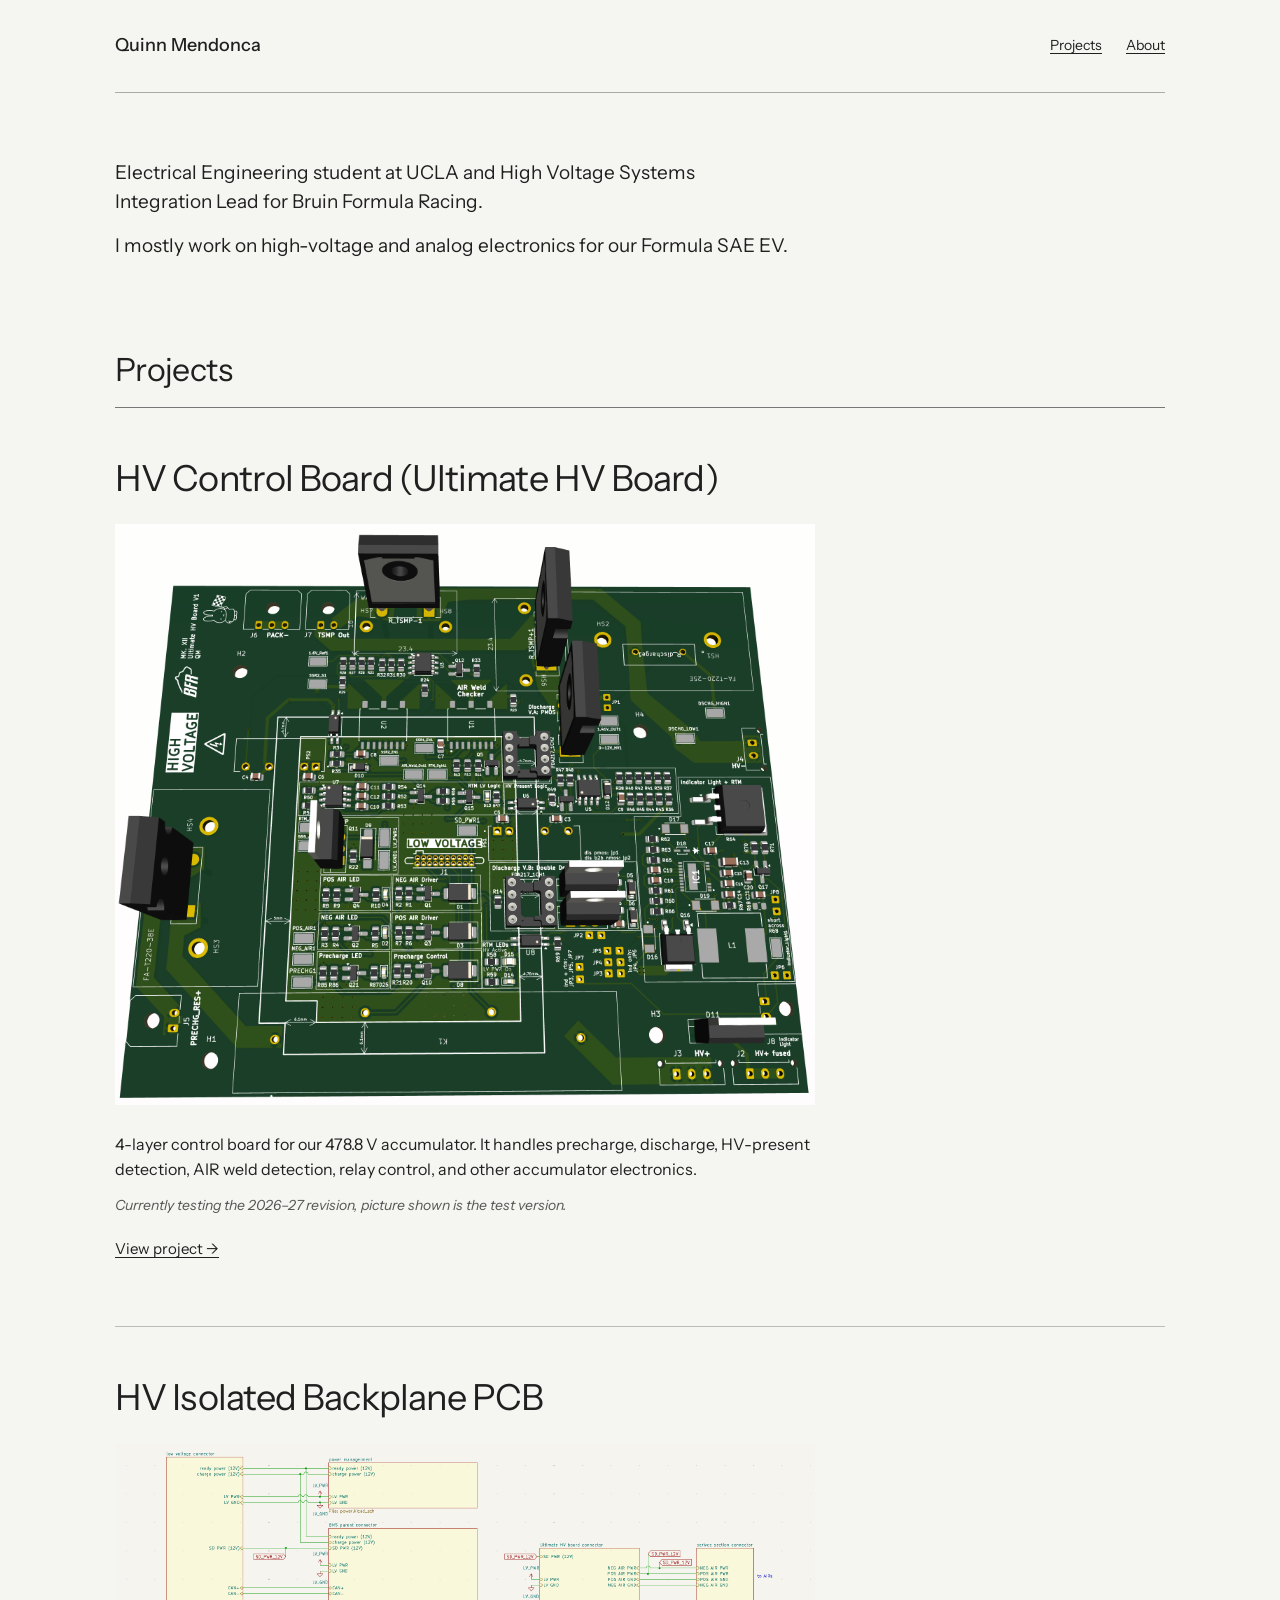
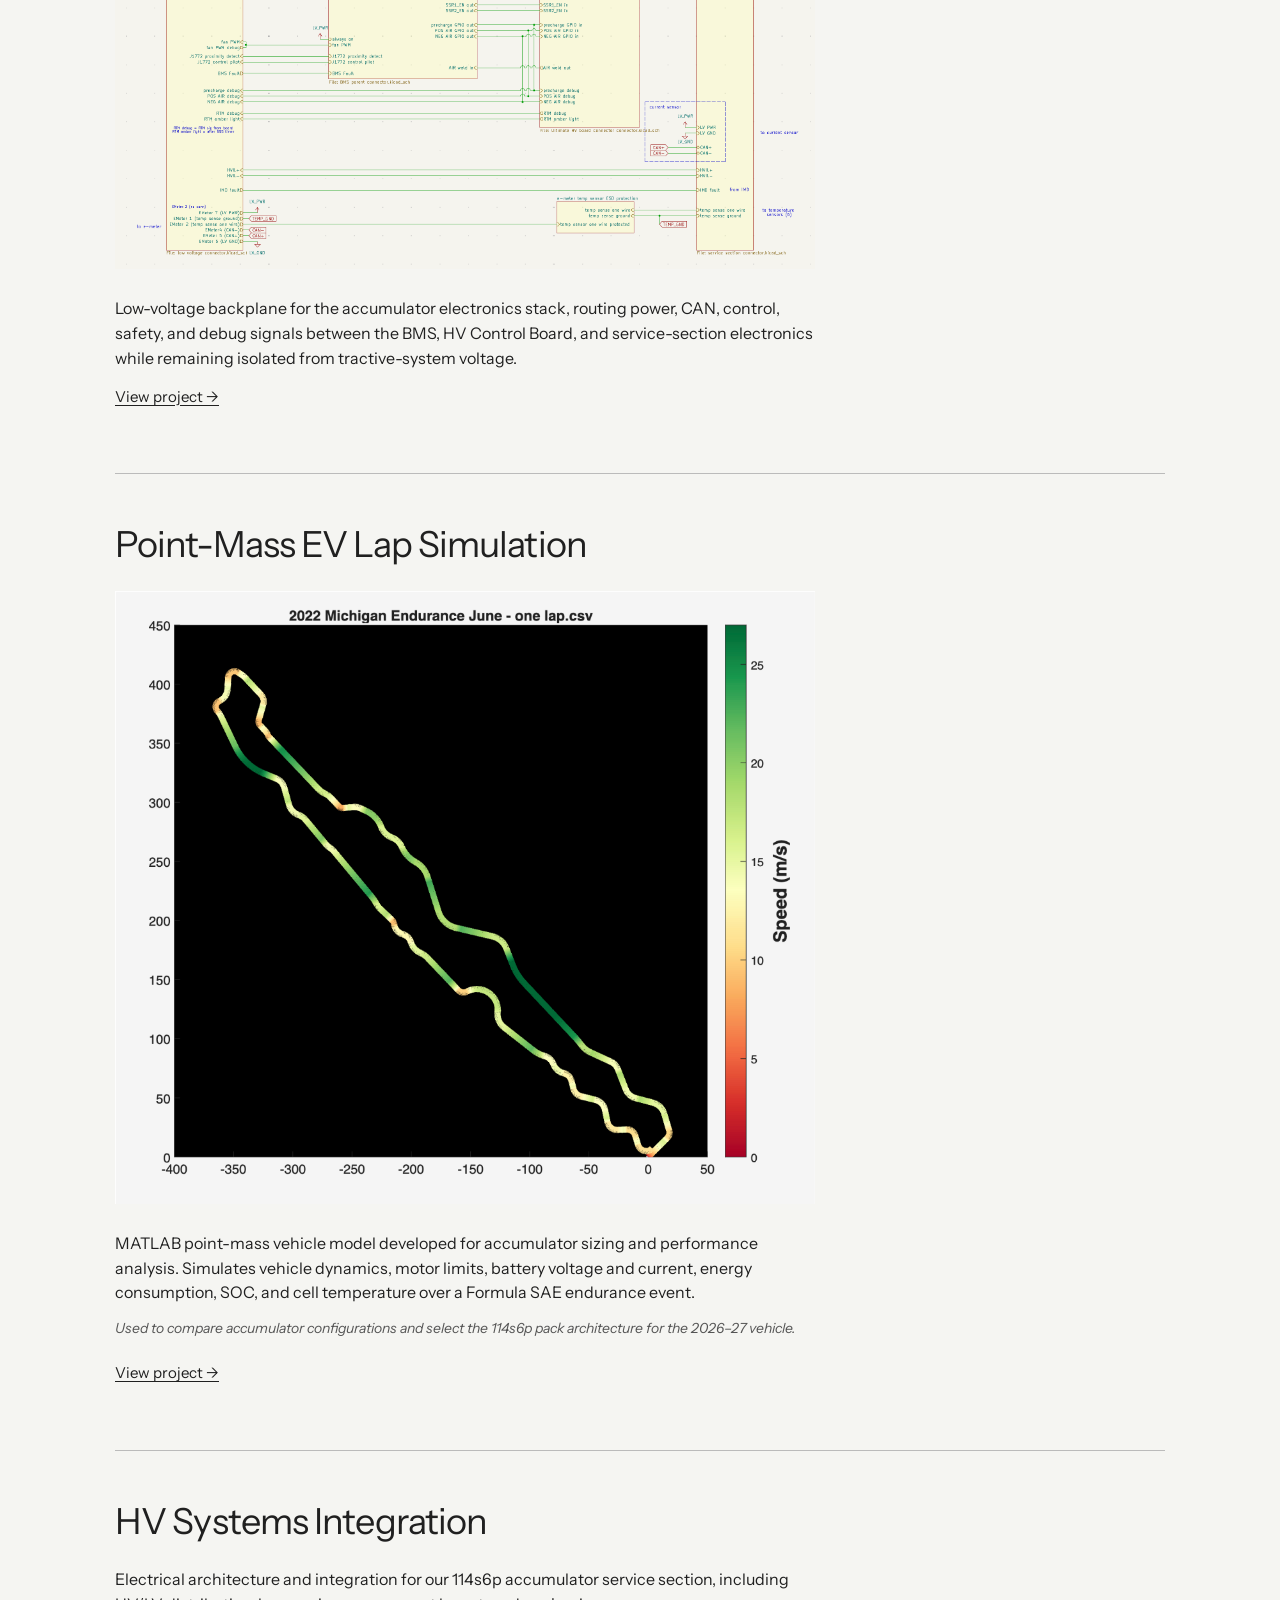
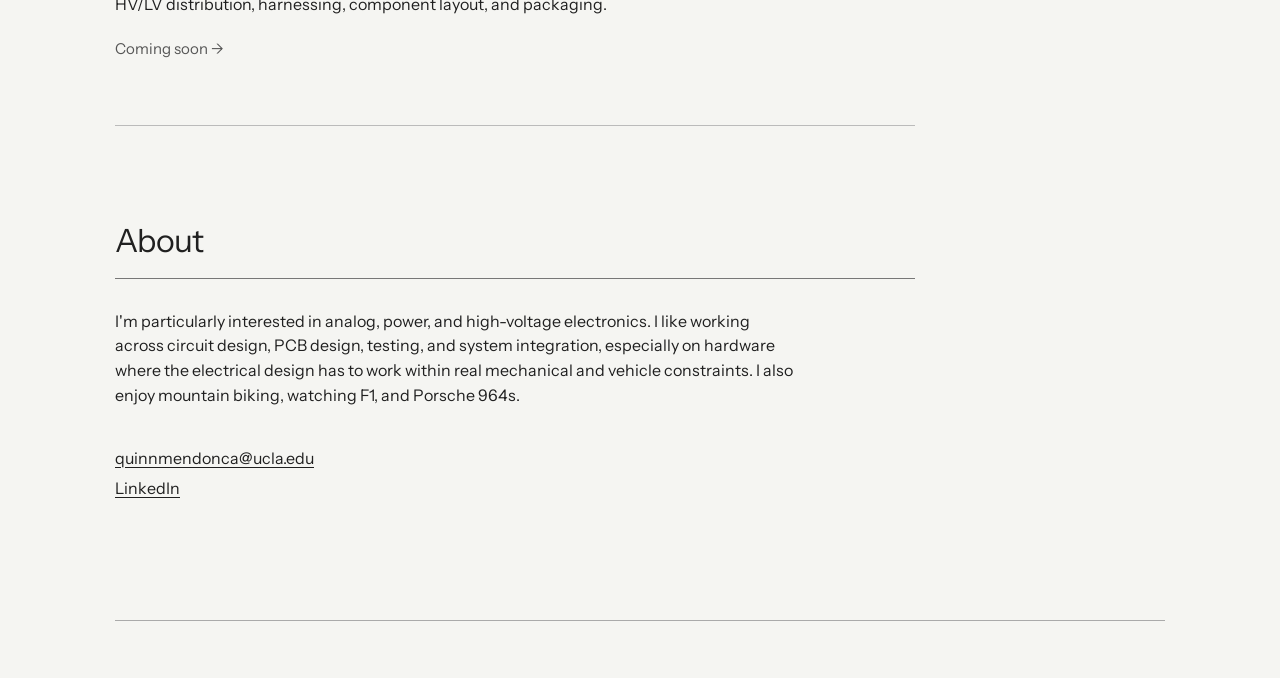
<file: index.html>
<!DOCTYPE html>
<html lang="en">

<head>
    <meta charset="UTF-8">
    <meta name="viewport" content="width=device-width, initial-scale=1.0">
    <title>Quinn Mendonca</title>
    <link rel="stylesheet" href="style.css">
</head>

<body>

<nav>
    <a class="site-name" href="index.html">Quinn Mendonca</a>

    <div class="nav-links">
        <a href="#projects">Projects</a>
        <a href="#about">About</a>
    </div>
</nav>

<main>

    <!-- INTRO -->

    <section class="intro">

        <p>
            Electrical Engineering student at UCLA and High Voltage Systems
            Integration Lead for Bruin Formula Racing.
        </p>

        <p>
            I mostly work on high-voltage and analog electronics for our
            Formula SAE EV.
        </p>

    </section>


    <!-- PROJECTS -->

    <section id="projects">

        <h1>Projects</h1>


        <!-- HV CONTROL BOARD -->

        <article class="project">

            <div class="project-heading">
                <h2>HV Control Board (Ultimate HV Board)</h2>
            </div>

            <div class="project-image">
                <img src="images/hv-control-board.png"
                     alt="HV Control Board PCB render">
            </div>

            <p class="project-description">
                4-layer control board for our 478.8 V accumulator. It handles
                precharge, discharge, HV-present detection, AIR weld detection,
                relay control, and other accumulator electronics.
            </p>

            <p class="project-note">
                Currently testing the 2026–27 revision, picture shown is the test version.
            </p>

            <a class="project-link"
               href="projects/hv-control-board.html">
                View project →
            </a>

        </article>


        <!-- HV ISOLATED BACKPLANE -->

        <article class="project">

            <div class="project-heading">
                <h2>HV Isolated Backplane PCB</h2>
            </div>

            <div class="project-image">
                <img src="images/hv-backplane/top-level.png"
                     alt="HV Isolated Backplane top-level schematic">
            </div>

            <p class="project-description">
                Low-voltage backplane for the accumulator electronics stack,
                routing power, CAN, control, safety, and debug signals between
                the BMS, HV Control Board, and service-section electronics while
                remaining isolated from tractive-system voltage.
            </p>

            <a class="project-link"
               href="projects/hv-isolated-backplane.html">
                View project →
            </a>

        </article>


        <!-- POINT-MASS EV LAP SIMULATION -->

        <article class="project">

            <div class="project-heading">
                <h2>Point-Mass EV Lap Simulation</h2>
            </div>

            <div class="project-image">
                <img src="images/lap-sim/track.png"
                     alt="Simulated vehicle speed around Formula SAE endurance track">
            </div>

            <p class="project-description">
                MATLAB point-mass vehicle model developed for accumulator sizing
                and performance analysis. Simulates vehicle dynamics, motor limits,
                battery voltage and current, energy consumption, SOC, and cell
                temperature over a Formula SAE endurance event.
            </p>

            <p class="project-note">
                Used to compare accumulator configurations and select the 114s6p
                pack architecture for the 2026–27 vehicle.
            </p>

            <a class="project-link"
               href="projects/lap-sim.html">
                View project →
            </a>

        </article>


        <!-- HV SYSTEMS INTEGRATION -->

        <article class="project simple-project">

            <div class="project-heading">
                <h2>HV Systems Integration</h2>
            </div>

            <p class="project-description">
                Electrical architecture and integration for our 114s6p
                accumulator service section, including HV/LV distribution,
                harnessing, component layout, and packaging.
            </p>

            <p class="coming-soon">
                Coming soon →
            </p>

        </article>

    </section>


    <!-- ABOUT -->

    <section id="about" class="about">

        <h1>About</h1>

        <p>
            I'm particularly interested in analog, power, and high-voltage electronics.
            I like working across circuit design, PCB design, testing, and system
            integration, especially on hardware where the electrical design has to work
            within real mechanical and vehicle constraints. I also enjoy mountain biking, watching F1, and Porsche 964s.
        </p>

        <p class="contact">

            <a href="mailto:quinnmendonca@ucla.edu">
                quinnmendonca@ucla.edu
            </a>

            <br>

            <a href="https://www.linkedin.com/in/quinn-mendonca">
                LinkedIn
            </a>

        </p>

    </section>

</main>


<footer>
</footer>

</body>

</html>
</file>
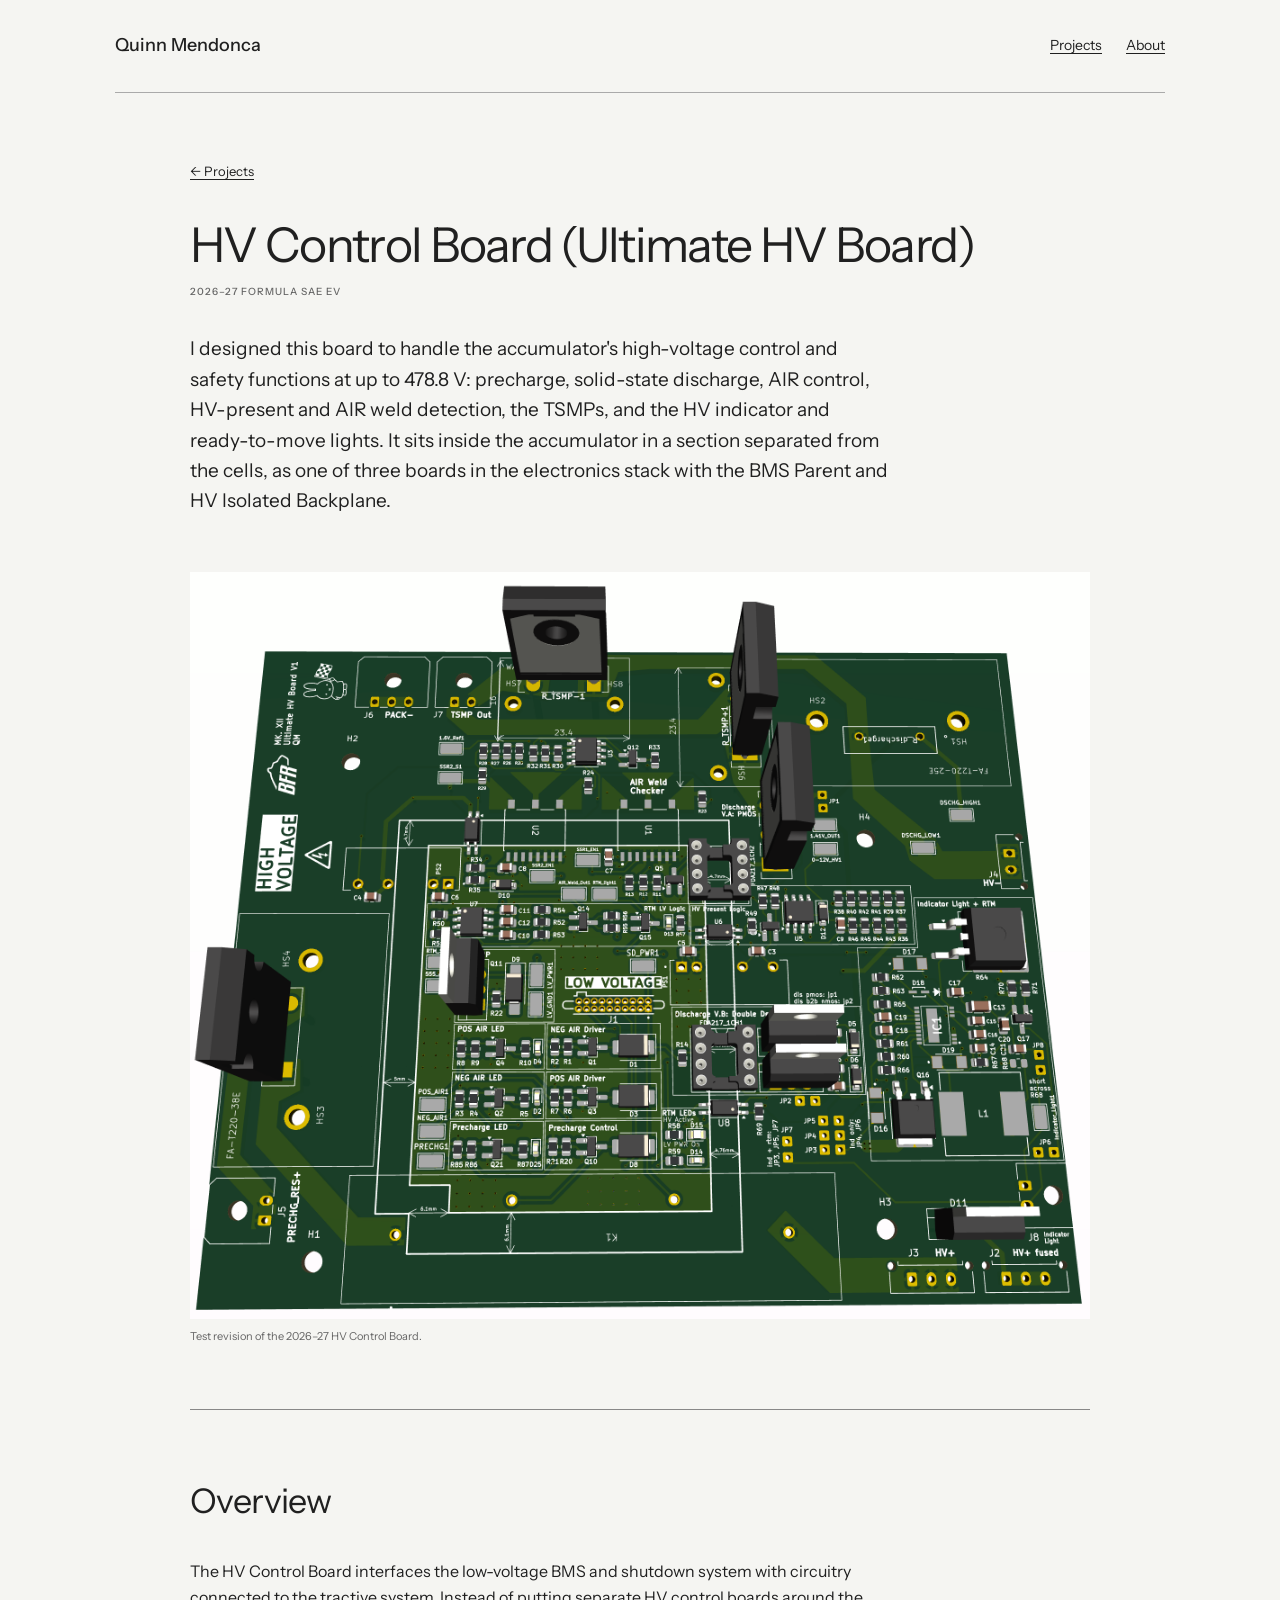
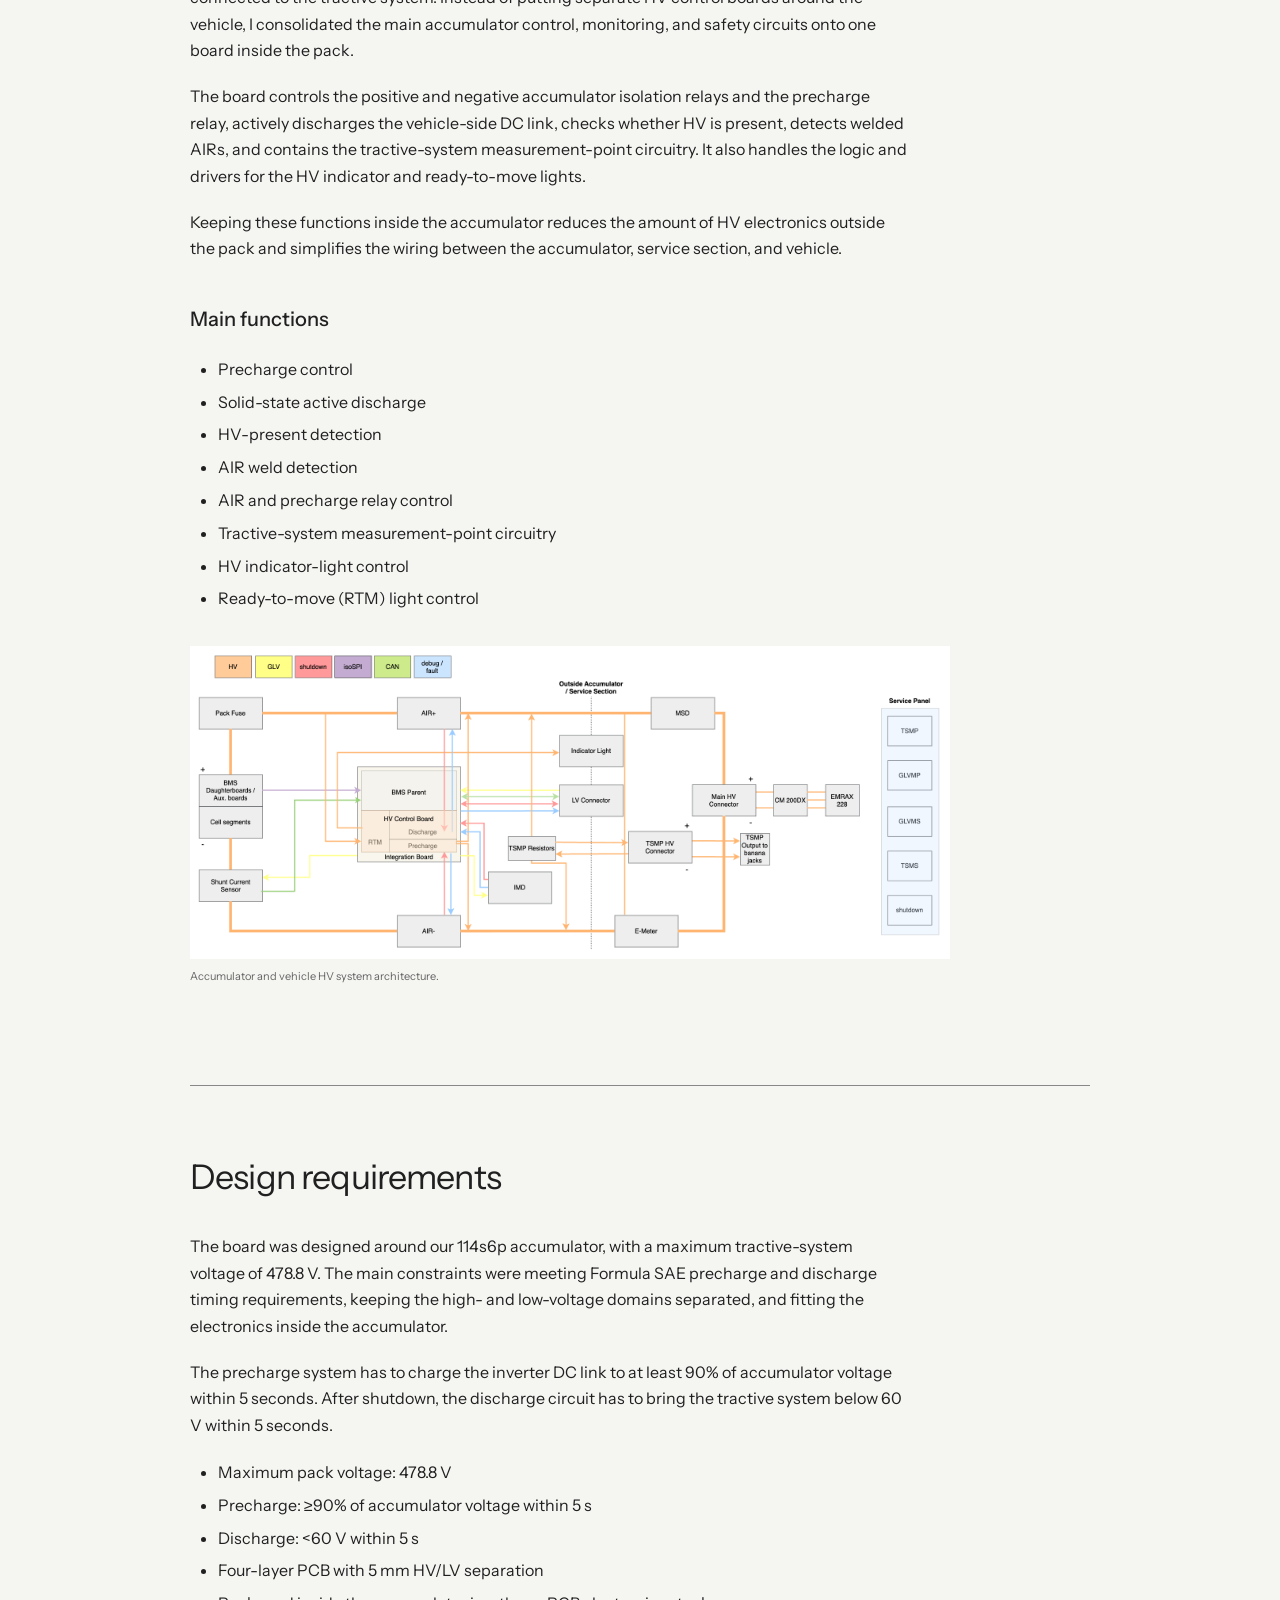
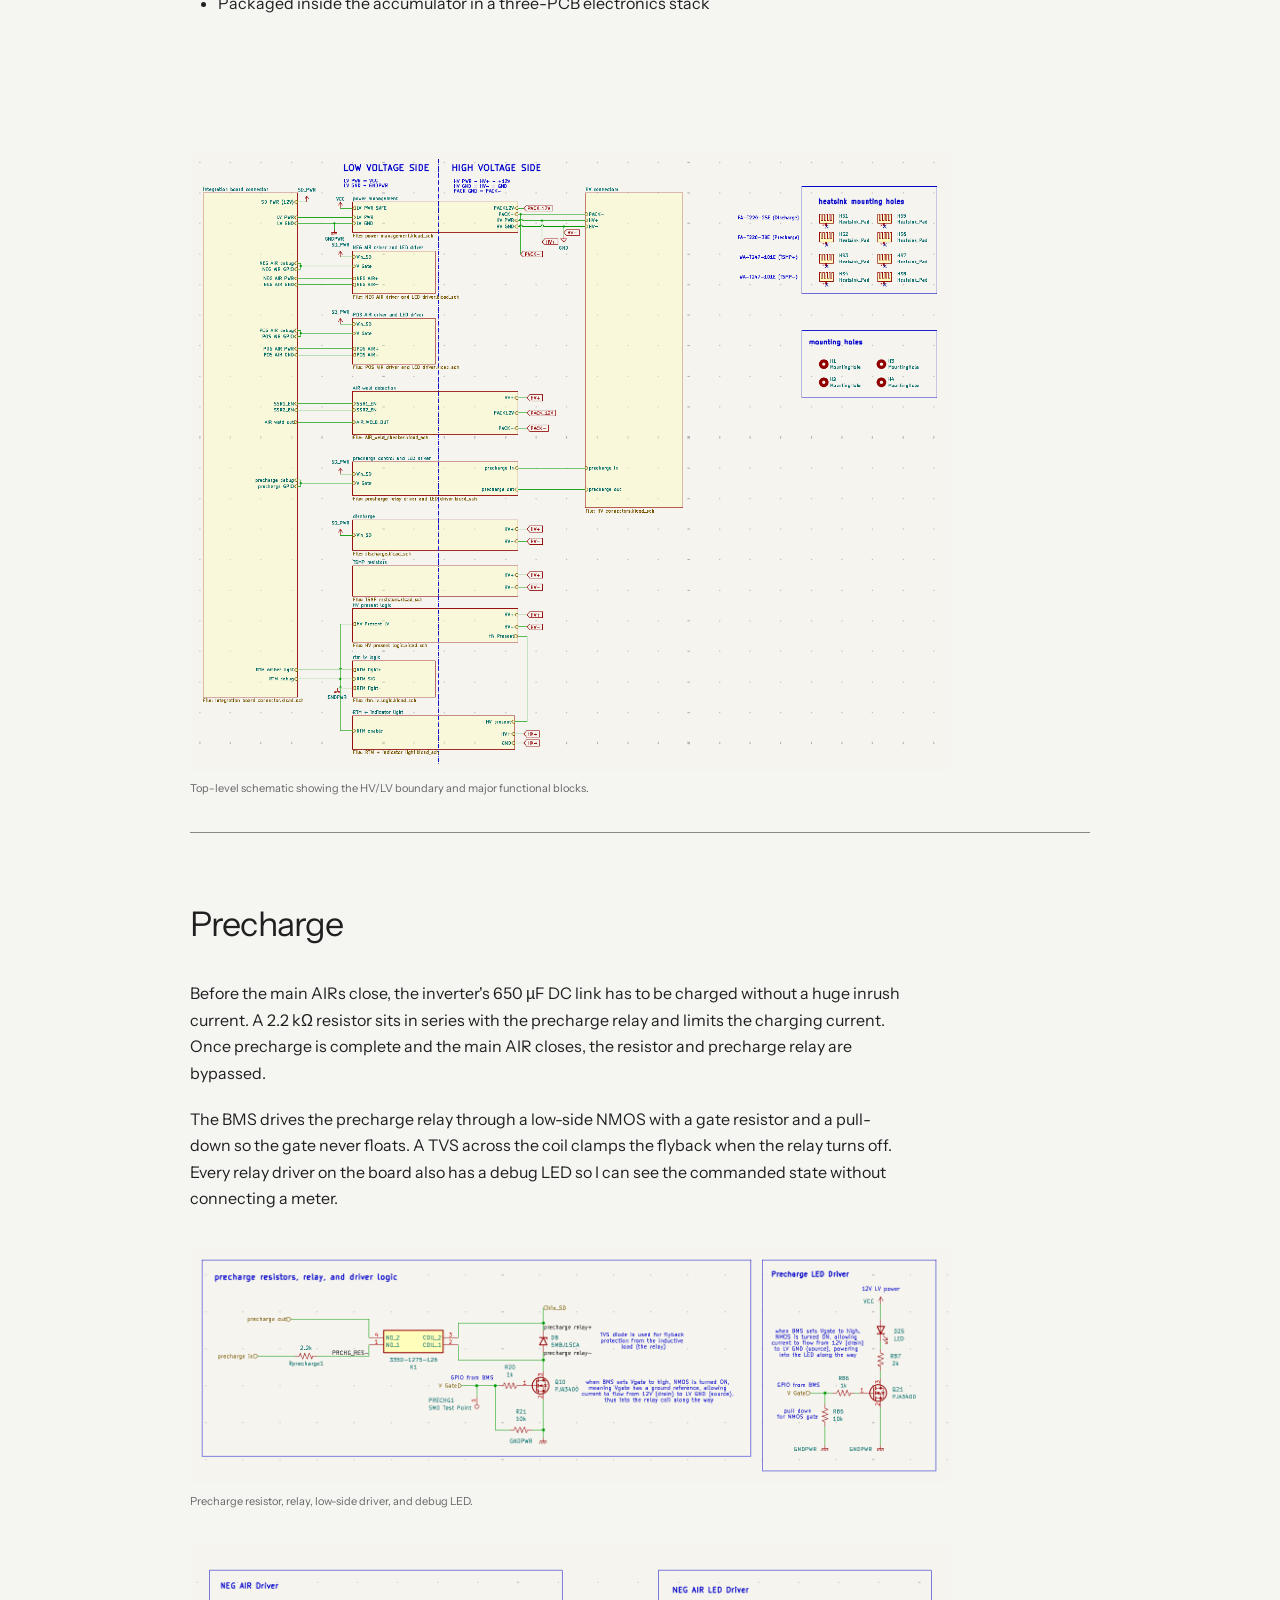
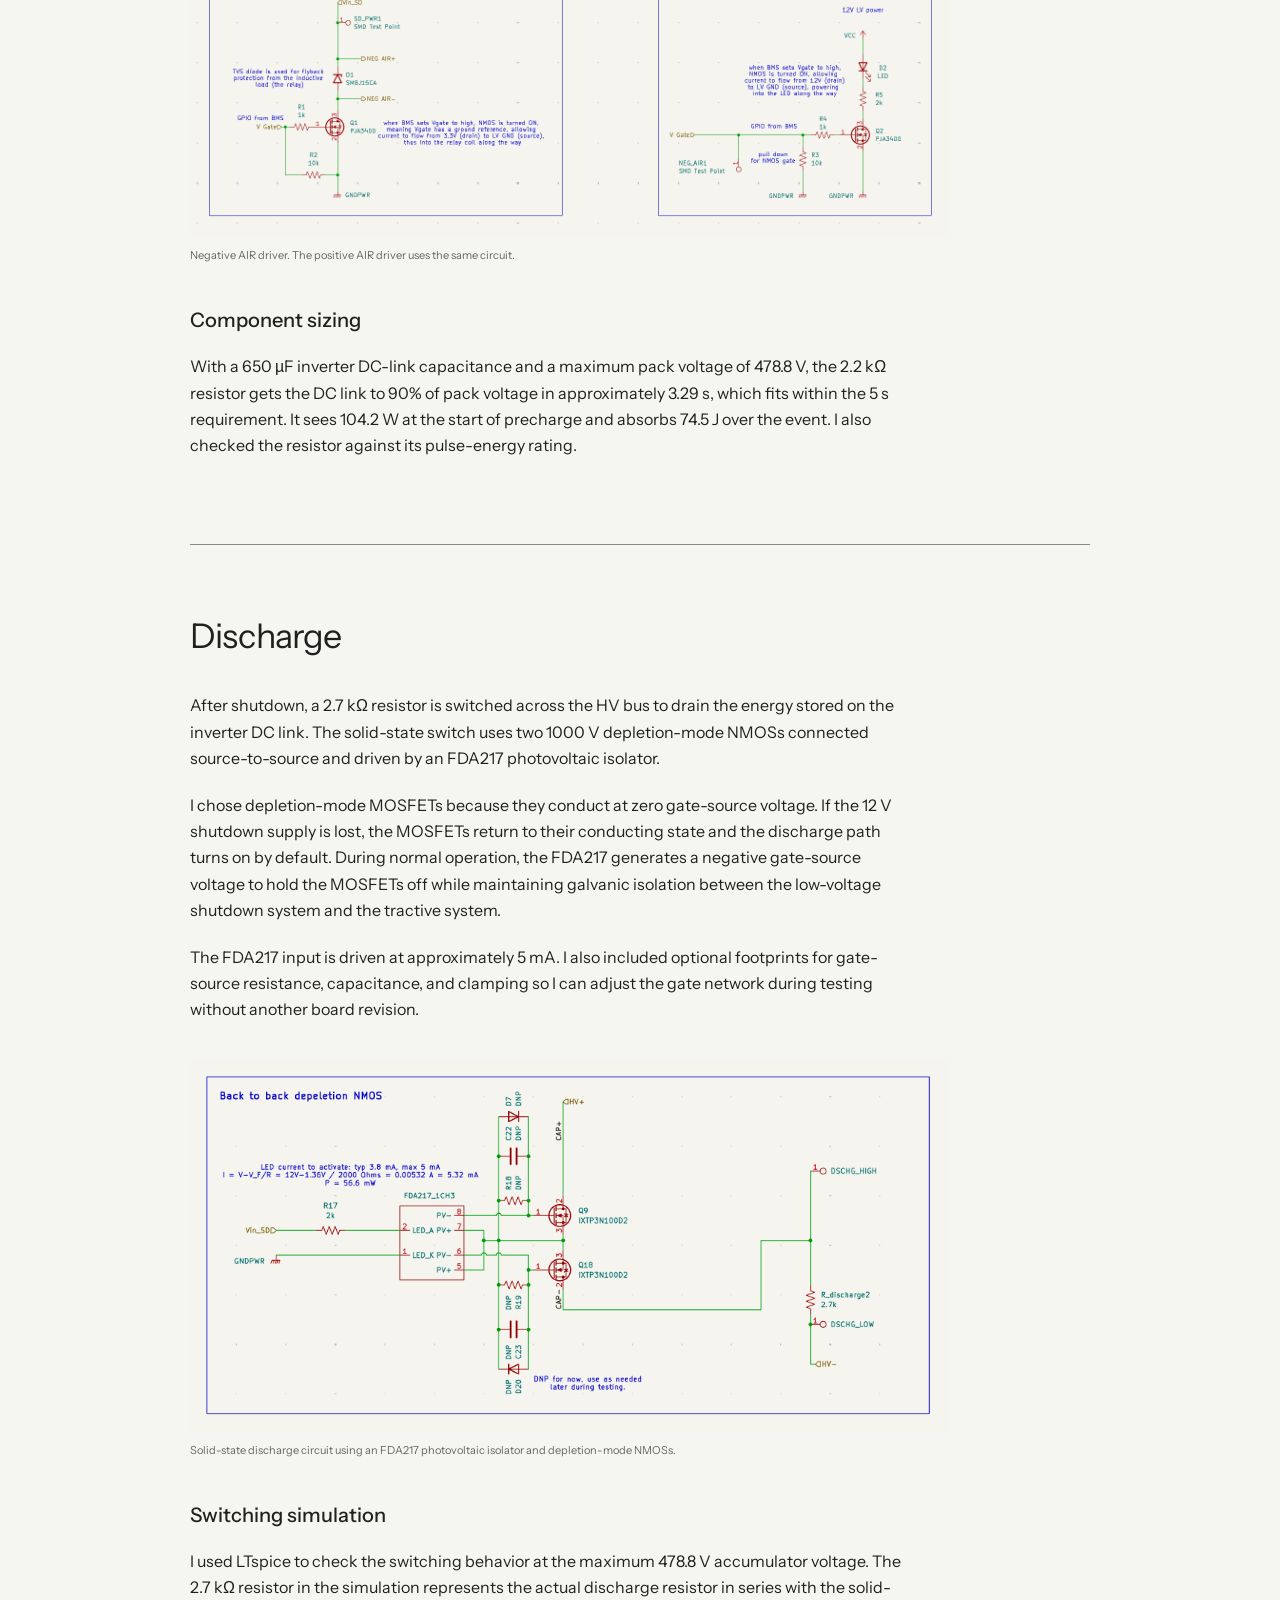
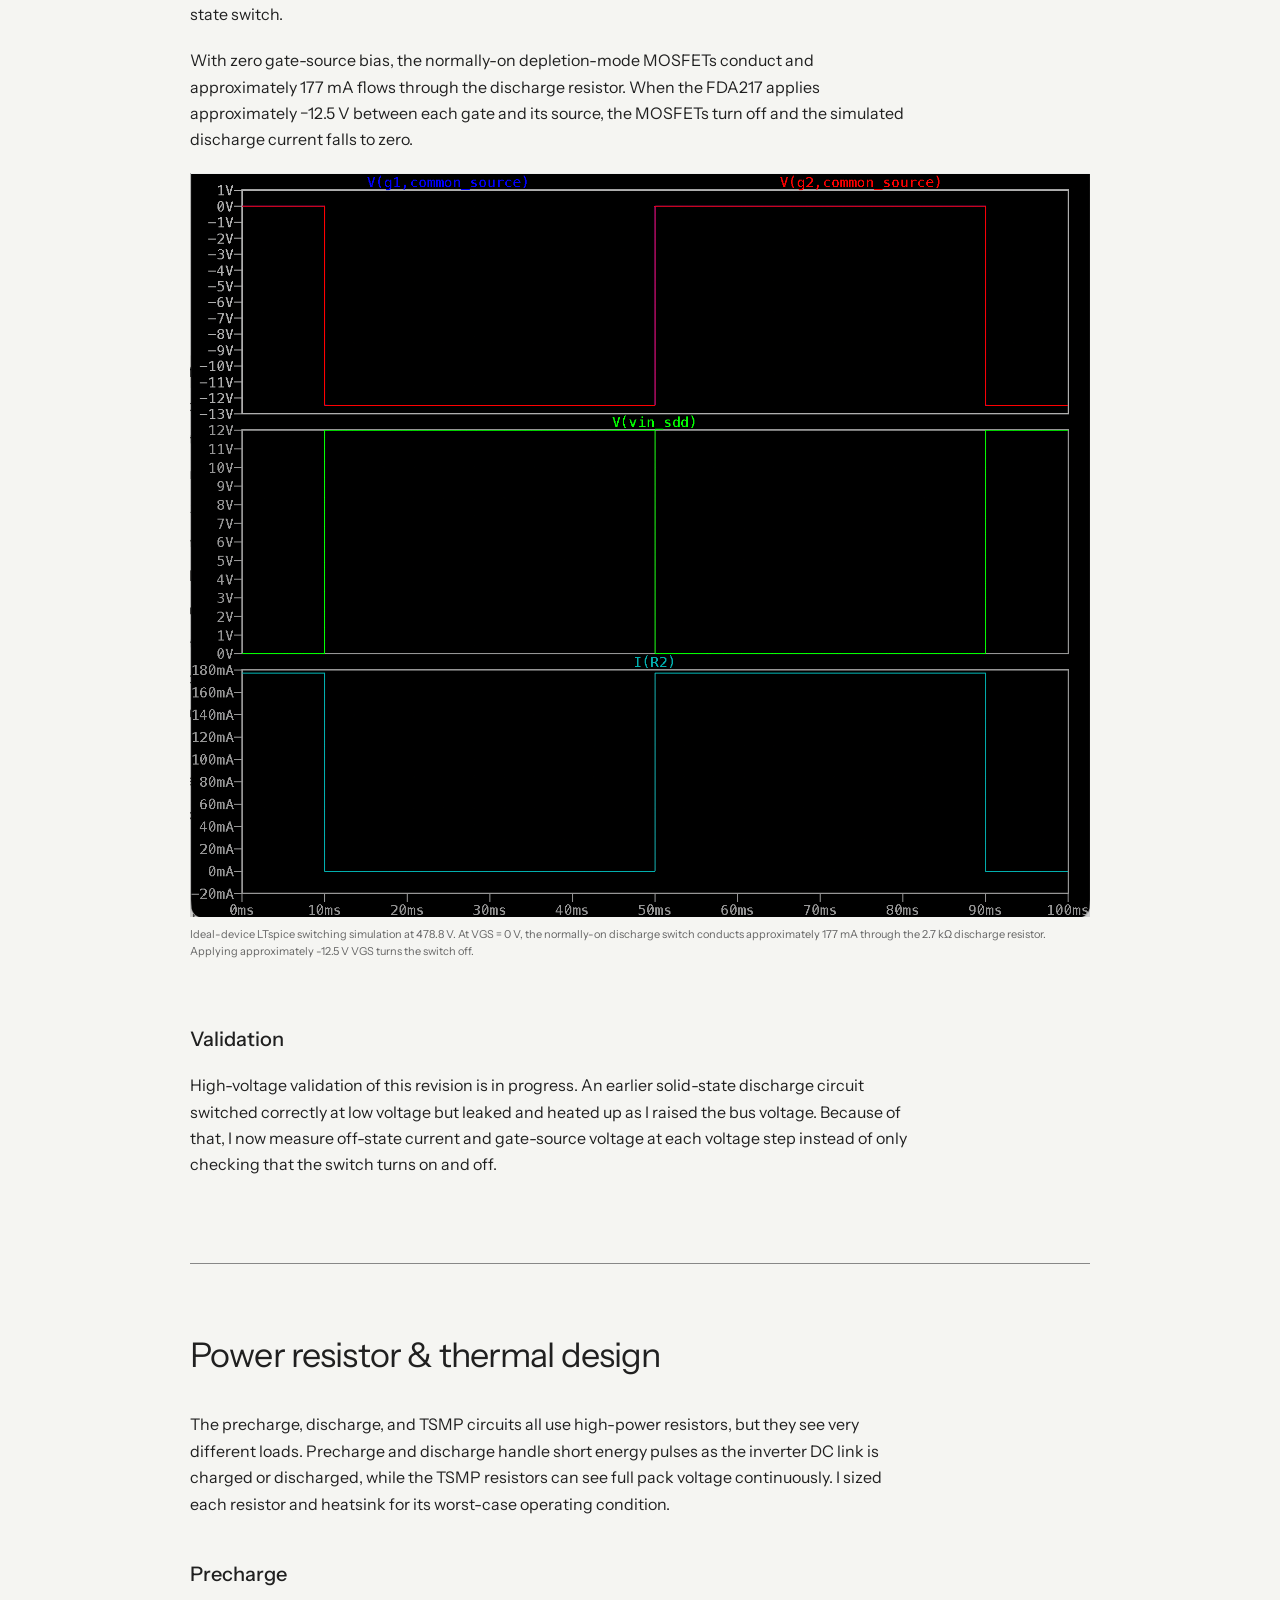
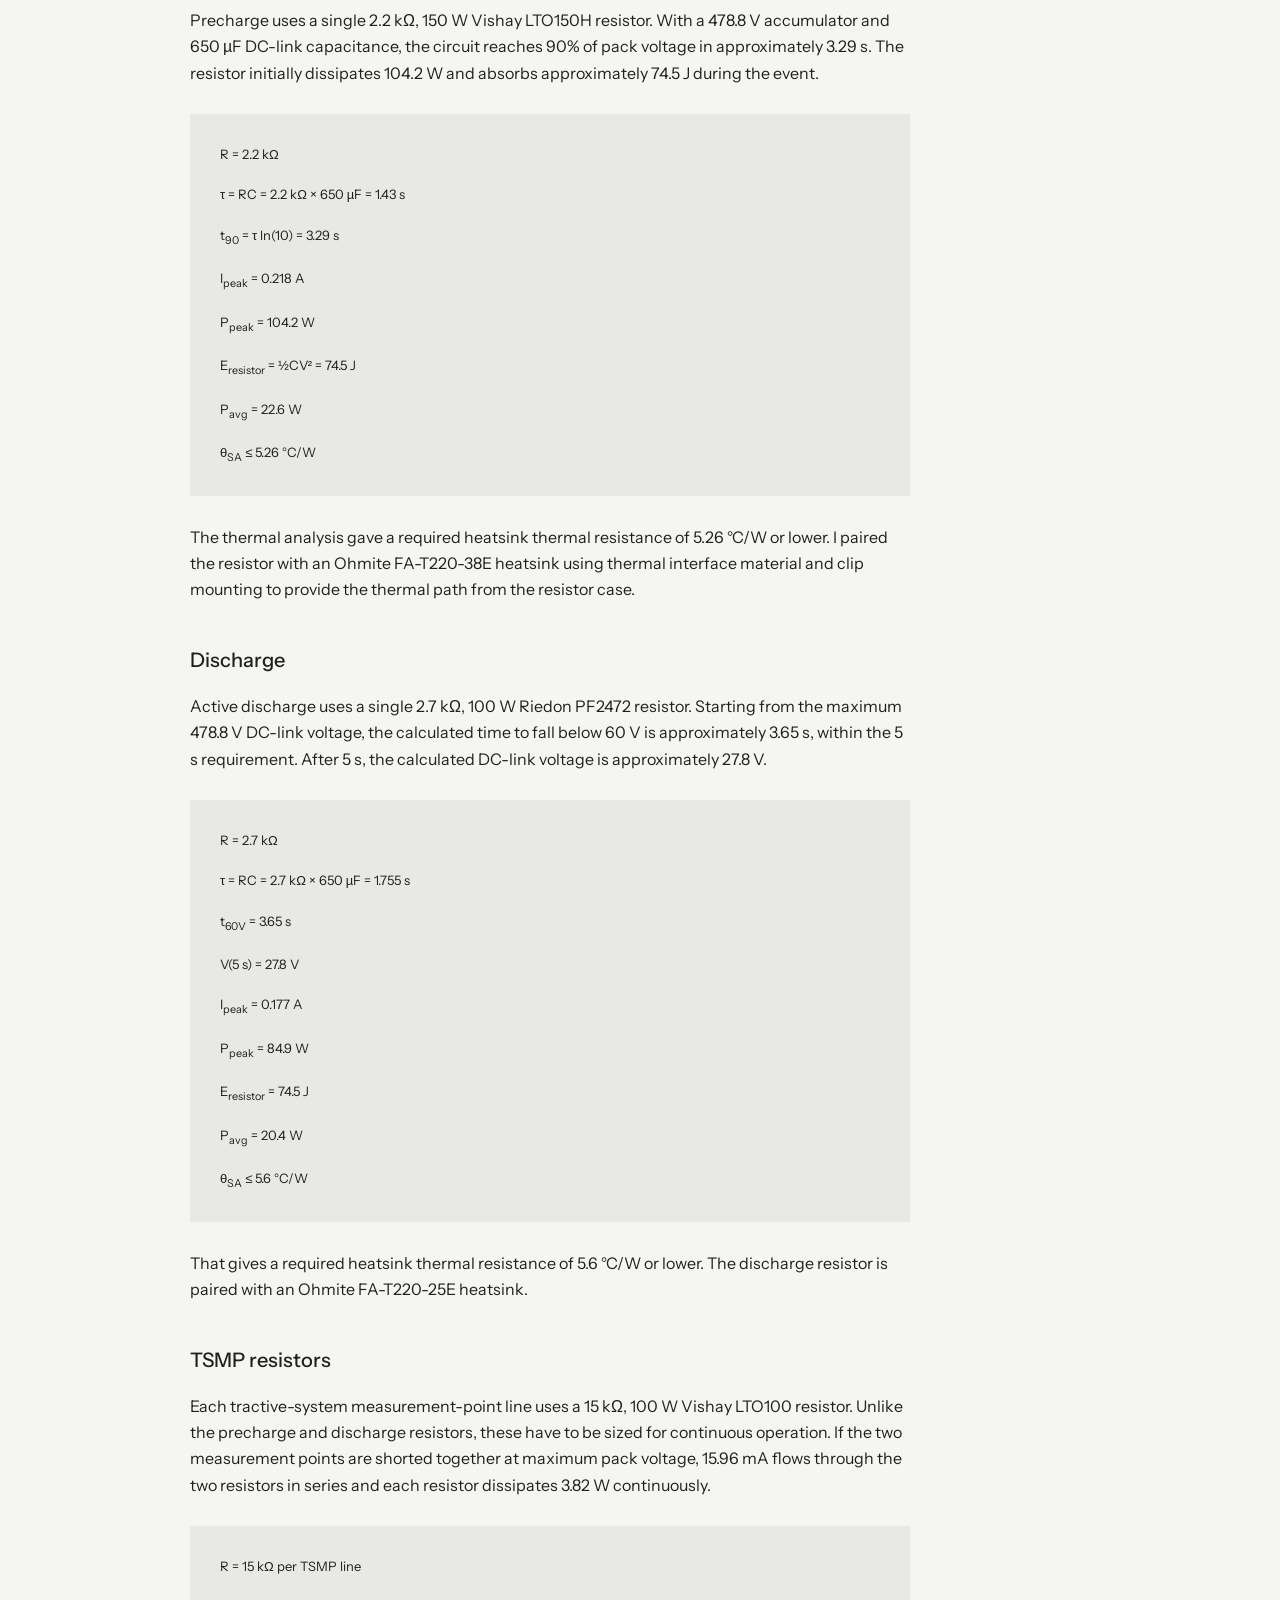
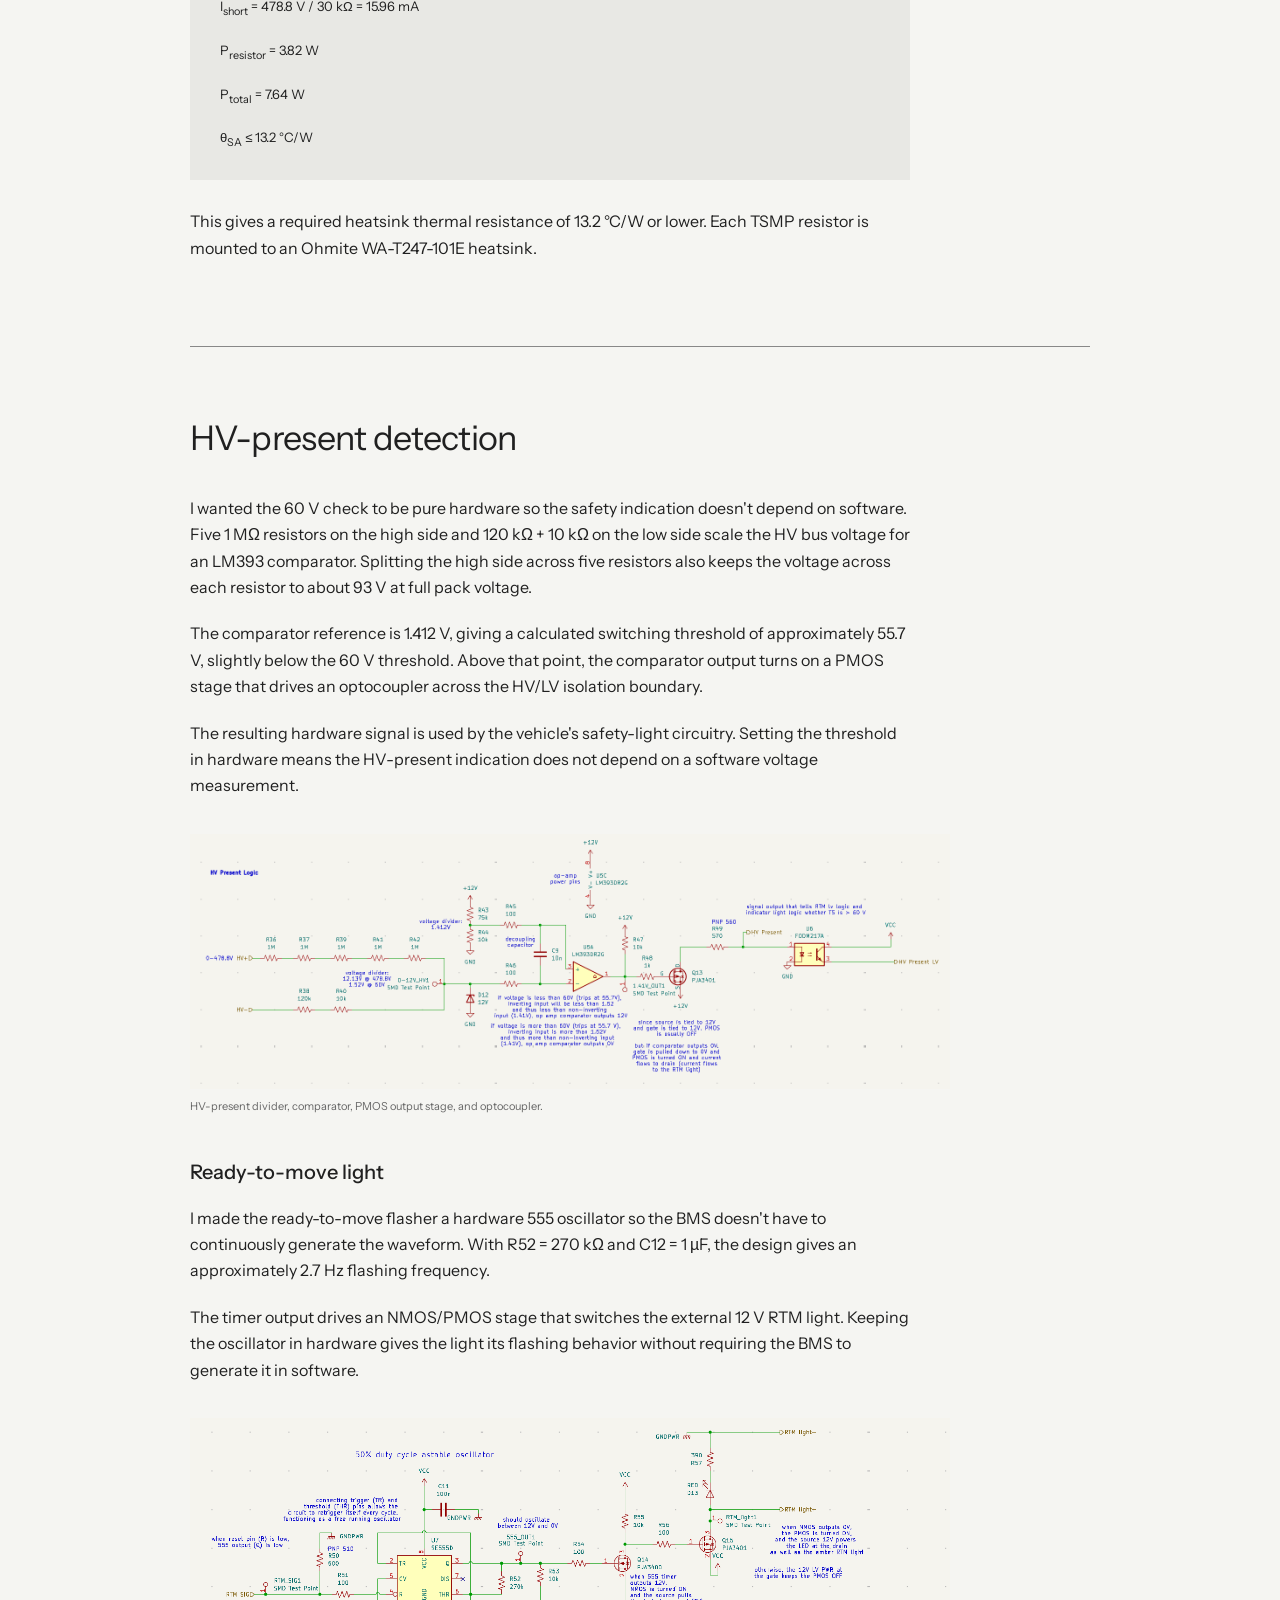
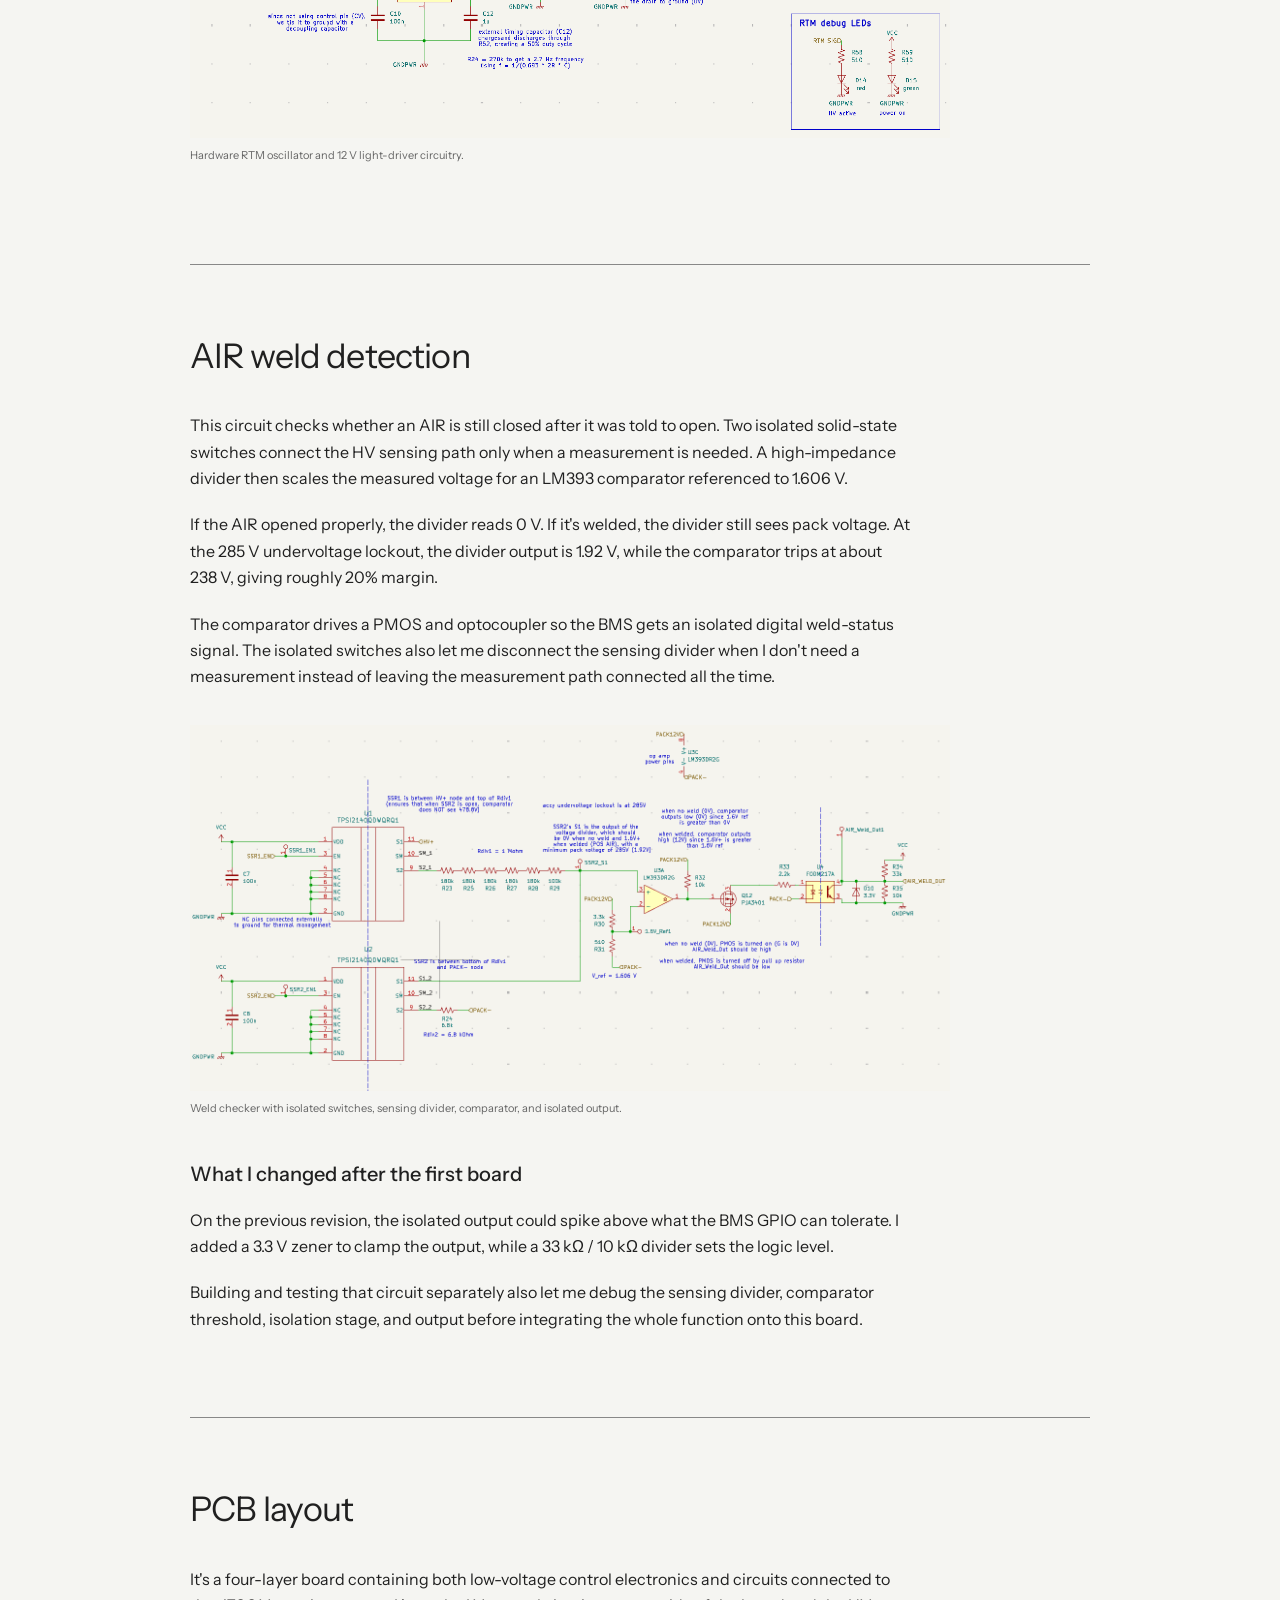
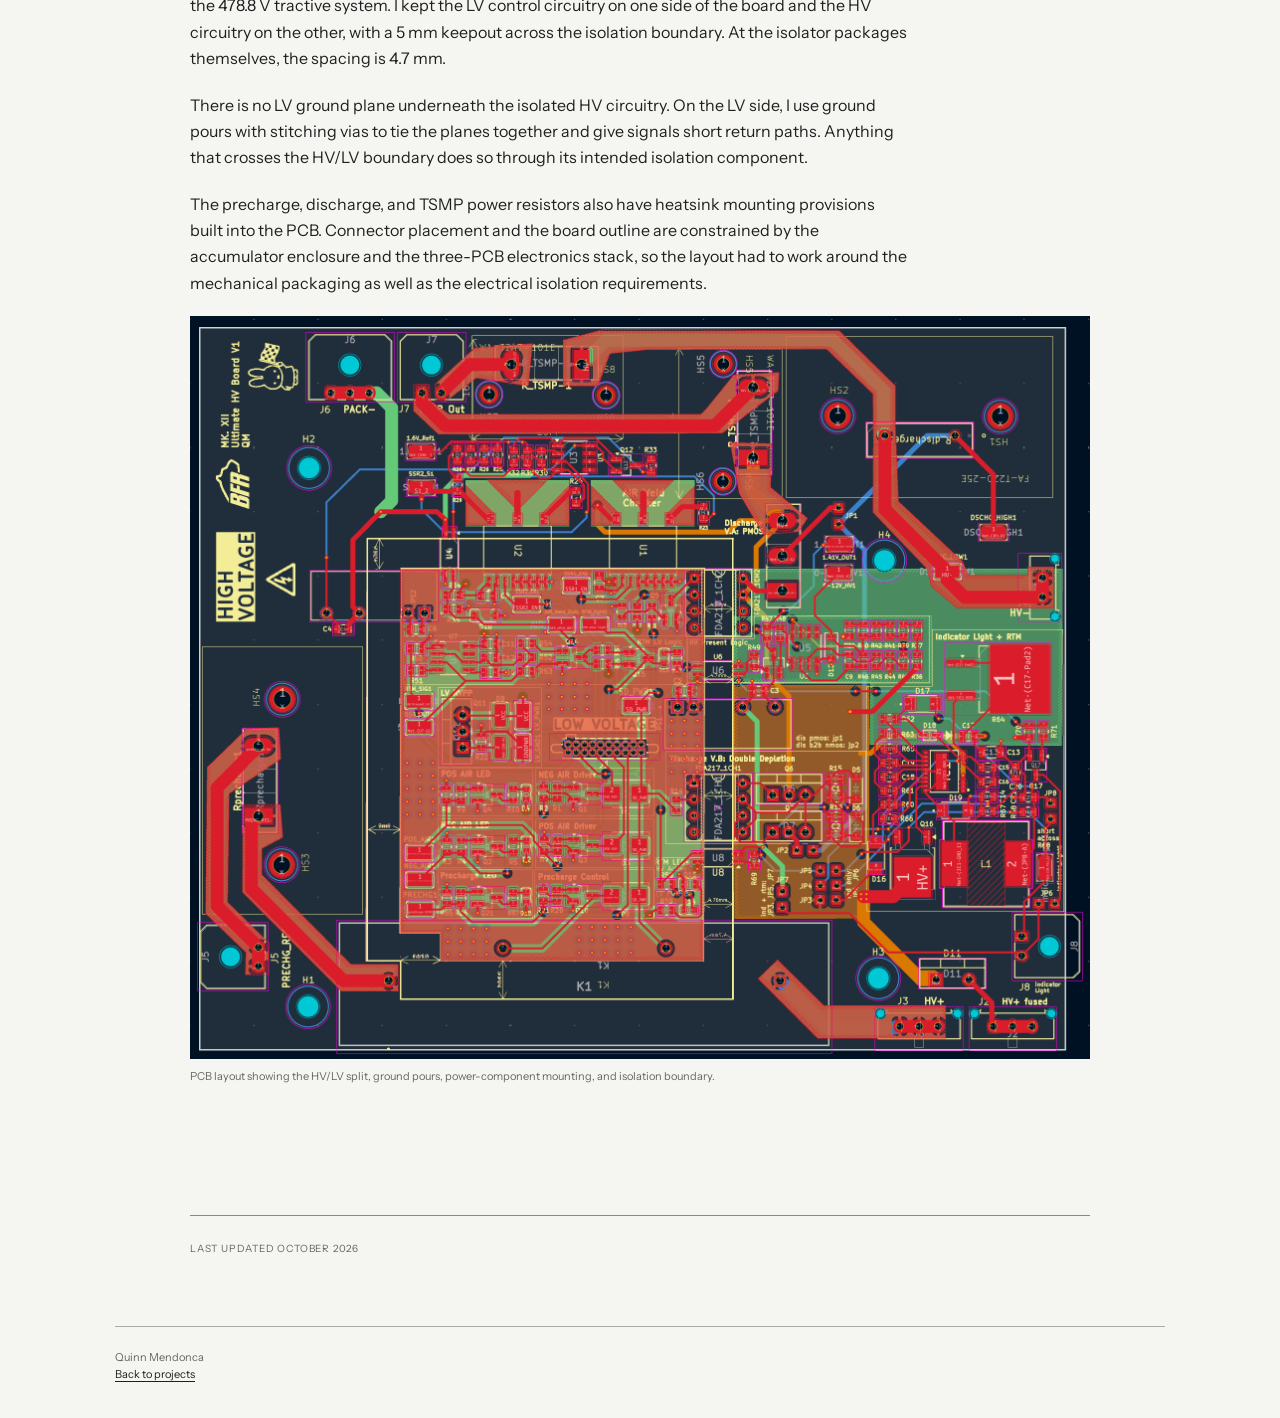
<file: projects/hv-control-board.html>
<!DOCTYPE html>
<html lang="en">

<head>
    <meta charset="UTF-8">
    <meta name="viewport" content="width=device-width, initial-scale=1.0">
    <title>HV Control Board (Ultimate HV Board) — Quinn Mendonca</title>
    <link rel="stylesheet" href="../style.css">
</head>

<body>

<nav>
    <a class="site-name" href="../index.html">Quinn Mendonca</a>

    <div class="nav-links">
        <a href="../index.html#projects">Projects</a>
        <a href="../index.html#about">About</a>
    </div>
</nav>


<main class="project-page">

    <!-- TITLE -->

    <header class="project-intro">

        <a class="back-link" href="../index.html">← Projects</a>

        <h1>HV Control Board (Ultimate HV Board)</h1>

        <p class="project-subtitle">
            2026–27 Formula SAE EV
        </p>

        <p class="project-lead">
            I designed this board to handle the accumulator's high-voltage control
            and safety functions at up to 478.8 V: precharge, solid-state discharge,
            AIR control, HV-present and AIR weld detection, the TSMPs, and the HV
            indicator and ready-to-move lights. It sits inside the accumulator in a
            section separated from the cells, as one of three boards in the electronics
            stack with the BMS Parent and HV Isolated Backplane.
        </p>

    </header>


    <!-- MAIN BOARD IMAGE -->

    <figure class="full-image">

        <img src="../images/hv-control-board/hv-control-board.png"
             alt="HV Control Board PCB render">

        <figcaption>
            Test revision of the 2026–27 HV Control Board.
        </figcaption>

    </figure>


    <!-- OVERVIEW -->

    <section class="project-section">

        <h2>Overview</h2>

        <p>
            The HV Control Board interfaces the low-voltage BMS and shutdown system
            with circuitry connected to the tractive system. Instead of putting
            separate HV control boards around the vehicle, I consolidated the main
            accumulator control, monitoring, and safety circuits onto one board inside
            the pack.
        </p>

        <p>
            The board controls the positive and negative accumulator isolation relays
            and the precharge relay, actively discharges the vehicle-side DC link,
            checks whether HV is present, detects welded AIRs, and contains the
            tractive-system measurement-point circuitry. It also handles the logic
            and drivers for the HV indicator and ready-to-move lights.
        </p>

        <p>
            Keeping these functions inside the accumulator reduces the amount of HV
            electronics outside the pack and simplifies the wiring between the
            accumulator, service section, and vehicle.
        </p>


        <h3>Main functions</h3>

        <ul>
            <li>Precharge control</li>
            <li>Solid-state active discharge</li>
            <li>HV-present detection</li>
            <li>AIR weld detection</li>
            <li>AIR and precharge relay control</li>
            <li>Tractive-system measurement-point circuitry</li>
            <li>HV indicator-light control</li>
            <li>Ready-to-move (RTM) light control</li>
        </ul>


        <figure class="content-image">

            <img src="../images/hv-control-board/block-diagram.png"
                 alt="HV system block diagram">

            <figcaption>
                Accumulator and vehicle HV system architecture.
            </figcaption>

        </figure>

    </section>


    <!-- DESIGN REQUIREMENTS -->

    <section class="project-section">

        <h2>Design requirements</h2>

        <p>
            The board was designed around our 114s6p accumulator, with a maximum
            tractive-system voltage of 478.8 V. The main constraints were meeting
            Formula SAE precharge and discharge timing requirements, keeping the
            high- and low-voltage domains separated, and fitting the electronics
            inside the accumulator.
        </p>

        <p>
            The precharge system has to charge the inverter DC link to at least
            90% of accumulator voltage within 5 seconds. After shutdown, the
            discharge circuit has to bring the tractive system below 60 V within
            5 seconds.
        </p>

        <ul>
            <li>Maximum pack voltage: 478.8 V</li>
            <li>Precharge: ≥90% of accumulator voltage within 5 s</li>
            <li>Discharge: &lt;60 V within 5 s</li>
            <li>Four-layer PCB with 5 mm HV/LV separation</li>
            <li>Packaged inside the accumulator in a three-PCB electronics stack</li>
        </ul>

    </section>


    <!-- TOP LEVEL SCHEMATIC -->

    <figure class="content-image">

        <img src="../images/hv-control-board/top-level.png"
             alt="HV Control Board top-level schematic">

        <figcaption>
            Top-level schematic showing the HV/LV boundary and major functional blocks.
        </figcaption>

    </figure>


    <!-- PRECHARGE -->

    <section class="project-section">

        <h2>Precharge</h2>

        <p>
            Before the main AIRs close, the inverter's 650 µF DC link has to be
            charged without a huge inrush current. A 2.2 kΩ resistor sits in series
            with the precharge relay and limits the charging current. Once precharge
            is complete and the main AIR closes, the resistor and precharge relay
            are bypassed.
        </p>

        <p>
            The BMS drives the precharge relay through a low-side NMOS with a gate
            resistor and a pull-down so the gate never floats. A TVS across the coil
            clamps the flyback when the relay turns off. Every relay driver on the
            board also has a debug LED so I can see the commanded state without
            connecting a meter.
        </p>


        <figure class="content-image">

            <img src="../images/hv-control-board/precharge.png"
                 alt="Precharge relay and driver schematic">

            <figcaption>
                Precharge resistor, relay, low-side driver, and debug LED.
            </figcaption>

        </figure>


        <figure class="content-image">

            <img src="../images/hv-control-board/AIR-driver.png"
                 alt="Negative AIR driver schematic">

            <figcaption>
                Negative AIR driver. The positive AIR driver uses the same circuit.
            </figcaption>

        </figure>


        <h3>Component sizing</h3>

        <p>
            With a 650 µF inverter DC-link capacitance and a maximum pack voltage
            of 478.8 V, the 2.2 kΩ resistor gets the DC link to 90% of pack voltage
            in approximately 3.29 s, which fits within the 5 s requirement. It sees
            104.2 W at the start of precharge and absorbs 74.5 J over the event. I
            also checked the resistor against its pulse-energy rating.
        </p>

    </section>


    <!-- DISCHARGE -->

    <section class="project-section">

        <h2>Discharge</h2>

        <p>
            After shutdown, a 2.7 kΩ resistor is switched across the HV bus to drain
            the energy stored on the inverter DC link. The solid-state switch uses
            two 1000 V depletion-mode NMOSs connected source-to-source and driven
            by an FDA217 photovoltaic isolator.
        </p>

        <p>
            I chose depletion-mode MOSFETs because they conduct at zero gate-source
            voltage. If the 12 V shutdown supply is lost, the MOSFETs return to
            their conducting state and the discharge path turns on by default.
            During normal operation, the FDA217 generates a negative gate-source
            voltage to hold the MOSFETs off while maintaining galvanic isolation
            between the low-voltage shutdown system and the tractive system.
        </p>

        <p>
            The FDA217 input is driven at approximately 5 mA. I also included
            optional footprints for gate-source resistance, capacitance, and
            clamping so I can adjust the gate network during testing without
            another board revision.
        </p>


        <figure class="content-image">

            <img src="../images/hv-control-board/discharge.png"
                 alt="Solid-state discharge schematic">

            <figcaption>
                Solid-state discharge circuit using an FDA217 photovoltaic isolator
                and depletion-mode NMOSs.
            </figcaption>

        </figure>


        <h3>Switching simulation</h3>

        <p>
            I used LTspice to check the switching behavior at the maximum 478.8 V
            accumulator voltage. The 2.7 kΩ resistor in the simulation represents
            the actual discharge resistor in series with the solid-state switch.
        </p>

        <p>
            With zero gate-source bias, the normally-on depletion-mode MOSFETs
            conduct and approximately 177 mA flows through the discharge resistor.
            When the FDA217 applies approximately −12.5 V between each gate and
            its source, the MOSFETs turn off and the simulated discharge current
            falls to zero.
        </p>


        <figure class="full-image">

            <img src="../images/hv-control-board/discharge-spice.png"
                 alt="LTspice simulation of depletion-mode MOSFET discharge switching">

            <figcaption>
            Ideal-device LTspice switching simulation at 478.8 V. At VGS = 0 V,
            the normally-on discharge switch conducts approximately 177 mA through
            the 2.7 kΩ discharge resistor. Applying approximately -12.5 V VGS turns
            the switch off.
            </figcaption>

        </figure>


        <h3>Validation</h3>

        <p>
            High-voltage validation of this revision is in progress. 
            An earlier solid-state discharge circuit switched correctly 
            at low voltage but leaked and heated up as I raised the bus
            voltage. Because of that, I now measure off-state current 
            and gate-source voltage at each voltage step instead of only
            checking that the switch turns on and off.
        </p>

    </section>


    <!-- POWER RESISTOR THERMAL DESIGN -->

    <section class="project-section">

        <h2>Power resistor & thermal design</h2>

        <p>
            The precharge, discharge, and TSMP circuits all use high-power resistors,
            but they see very different loads. Precharge and discharge handle short
            energy pulses as the inverter DC link is charged or discharged, while
            the TSMP resistors can see full pack voltage continuously. I sized each
            resistor and heatsink for its worst-case operating condition.
        </p>


        <h3>Precharge</h3>

        <p>
            Precharge uses a single 2.2 kΩ, 150 W Vishay LTO150H resistor. With a
            478.8 V accumulator and 650 µF DC-link capacitance, the circuit reaches
            90% of pack voltage in approximately 3.29 s. The resistor initially
            dissipates 104.2 W and absorbs approximately 74.5 J during the event.
        </p>

        <div class="calculation-box">
            R = 2.2 kΩ<br><br>

            τ = RC = 2.2 kΩ × 650 µF = 1.43 s<br><br>

            t<sub>90</sub> = τ ln(10) = 3.29 s<br><br>

            I<sub>peak</sub> = 0.218 A<br><br>

            P<sub>peak</sub> = 104.2 W<br><br>

            E<sub>resistor</sub> = ½CV² = 74.5 J<br><br>

            P<sub>avg</sub> = 22.6 W<br><br>

            θ<sub>SA</sub> ≤ 5.26 °C/W
        </div>

        <p>
            The thermal analysis gave a required heatsink thermal resistance of
            5.26 °C/W or lower. I paired the resistor with an Ohmite FA-T220-38E
            heatsink using thermal interface material and clip mounting to provide
            the thermal path from the resistor case.
        </p>


        <h3>Discharge</h3>

        <p>
            Active discharge uses a single 2.7 kΩ, 100 W Riedon PF2472 resistor.
            Starting from the maximum 478.8 V DC-link voltage, the calculated time
            to fall below 60 V is approximately 3.65 s, within the 5 s requirement.
            After 5 s, the calculated DC-link voltage is approximately 27.8 V.
        </p>

        <div class="calculation-box">
            R = 2.7 kΩ<br><br>

            τ = RC = 2.7 kΩ × 650 µF = 1.755 s<br><br>

            t<sub>60V</sub> = 3.65 s<br><br>

            V(5 s) = 27.8 V<br><br>

            I<sub>peak</sub> = 0.177 A<br><br>

            P<sub>peak</sub> = 84.9 W<br><br>

            E<sub>resistor</sub> = 74.5 J<br><br>

            P<sub>avg</sub> = 20.4 W<br><br>

            θ<sub>SA</sub> ≤ 5.6 °C/W
        </div>

        <p>
            That gives a required heatsink thermal resistance of 5.6 °C/W or lower.
            The discharge resistor is paired with an Ohmite FA-T220-25E heatsink.
        </p>


        <h3>TSMP resistors</h3>

        <p>
            Each tractive-system measurement-point line uses a 15 kΩ, 100 W Vishay
            LTO100 resistor. Unlike the precharge and discharge resistors, these have
            to be sized for continuous operation. If the two measurement points are
            shorted together at maximum pack voltage, 15.96 mA flows through the two
            resistors in series and each resistor dissipates 3.82 W continuously.
        </p>

        <div class="calculation-box">
            R = 15 kΩ per TSMP line<br><br>

            I<sub>short</sub> = 478.8 V / 30 kΩ = 15.96 mA<br><br>

            P<sub>resistor</sub> = 3.82 W<br><br>

            P<sub>total</sub> = 7.64 W<br><br>

            θ<sub>SA</sub> ≤ 13.2 °C/W
        </div>

        <p>
            This gives a required heatsink thermal resistance of 13.2 °C/W or lower.
            Each TSMP resistor is mounted to an Ohmite WA-T247-101E heatsink.
        </p>

    </section>


    <!-- HV PRESENT -->

    <section class="project-section">

        <h2>HV-present detection</h2>

        <p>
            I wanted the 60 V check to be pure hardware so the safety indication
            doesn't depend on software. Five 1 MΩ resistors on the high side and
            120 kΩ + 10 kΩ on the low side scale the HV bus voltage for an LM393
            comparator. Splitting the high side across five resistors also keeps
            the voltage across each resistor to about 93 V at full pack voltage.
        </p>

        <p>
            The comparator reference is 1.412 V, giving a calculated switching
            threshold of approximately 55.7 V, slightly below the 60 V threshold.
            Above that point, the comparator output turns on a PMOS stage that
            drives an optocoupler across the HV/LV isolation boundary.
        </p>

        <p>
            The resulting hardware signal is used by the vehicle's safety-light
            circuitry. Setting the threshold in hardware means the HV-present
            indication does not depend on a software voltage measurement.
        </p>


        <figure class="content-image">

            <img src="../images/hv-control-board/HV-present.png"
                 alt="HV-present detection schematic">

            <figcaption>
                HV-present divider, comparator, PMOS output stage, and optocoupler.
            </figcaption>

        </figure>


        <h3>Ready-to-move light</h3>

        <p>
            I made the ready-to-move flasher a hardware 555 oscillator so the BMS
            doesn't have to continuously generate the waveform. With R52 = 270 kΩ
            and C12 = 1 µF, the design gives an approximately 2.7 Hz flashing
            frequency.
        </p>

        <p>
            The timer output drives an NMOS/PMOS stage that switches the external
            12 V RTM light. Keeping the oscillator in hardware gives the light its
            flashing behavior without requiring the BMS to generate it in software.
        </p>


        <figure class="content-image">

            <img src="../images/hv-control-board/RTM-LV.png"
                 alt="Ready-to-move light driver schematic">

            <figcaption>
                Hardware RTM oscillator and 12 V light-driver circuitry.
            </figcaption>

        </figure>

    </section>


    <!-- AIR WELD DETECTION -->

    <section class="project-section">

        <h2>AIR weld detection</h2>

        <p>
            This circuit checks whether an AIR is still closed after it was told
            to open. Two isolated solid-state switches connect the HV sensing path
            only when a measurement is needed. A high-impedance divider then scales
            the measured voltage for an LM393 comparator referenced to 1.606 V.
        </p>

        <p>
            If the AIR opened properly, the divider reads 0 V. If it's welded, the
            divider still sees pack voltage. At the 285 V undervoltage lockout, the
            divider output is 1.92 V, while the comparator trips at about 238 V,
            giving roughly 20% margin.
        </p>

        <p>
            The comparator drives a PMOS and optocoupler so the BMS gets an isolated
            digital weld-status signal. The isolated switches also let me disconnect
            the sensing divider when I don't need a measurement instead of leaving
            the measurement path connected all the time.
        </p>


        <figure class="content-image">

            <img src="../images/hv-control-board/AIR-weld-checker.png"
                 alt="AIR weld-detection schematic">

            <figcaption>
                Weld checker with isolated switches, sensing divider, comparator,
                and isolated output.
            </figcaption>

        </figure>


        <h3>What I changed after the first board</h3>

        <p>
            On the previous revision, the isolated output could spike above what
            the BMS GPIO can tolerate. I added a 3.3 V zener to clamp the output,
            while a 33 kΩ / 10 kΩ divider sets the logic level.
        </p>

        <p>
            Building and testing that circuit separately also let me debug the
            sensing divider, comparator threshold, isolation stage, and output
            before integrating the whole function onto this board.
        </p>

    </section>


    <!-- PCB LAYOUT -->

    <section class="project-section">

        <h2>PCB layout</h2>

        <p>
            It's a four-layer board containing both low-voltage control electronics
            and circuits connected to the 478.8 V tractive system. I kept the LV
            control circuitry on one side of the board and the HV circuitry on the
            other, with a 5 mm keepout across the isolation boundary. At the isolator
            packages themselves, the spacing is 4.7 mm.
        </p>

        <p>
            There is no LV ground plane underneath the isolated HV circuitry. On the
            LV side, I use ground pours with stitching vias to tie the planes together
            and give signals short return paths. Anything that crosses the HV/LV
            boundary does so through its intended isolation component.
        </p>

        <p>
            The precharge, discharge, and TSMP power resistors also have heatsink
            mounting provisions built into the PCB. Connector placement and the board
            outline are constrained by the accumulator enclosure and the three-PCB
            electronics stack, so the layout had to work around the mechanical
            packaging as well as the electrical isolation requirements.
        </p>


        <figure class="full-image">

            <img src="../images/hv-control-board/layout.png"
                 alt="HV Control Board PCB layout">

            <figcaption>
                PCB layout showing the HV/LV split, ground pours, power-component
                mounting, and isolation boundary.
            </figcaption>

        </figure>

    </section>


    <!-- LAST UPDATED -->

    <div class="project-updated">
        Last updated October 2026
    </div>

</main>


<footer>
    <p>Quinn Mendonca</p>
    <p><a href="../index.html">Back to projects</a></p>
</footer>

</body>

</html>
</file>
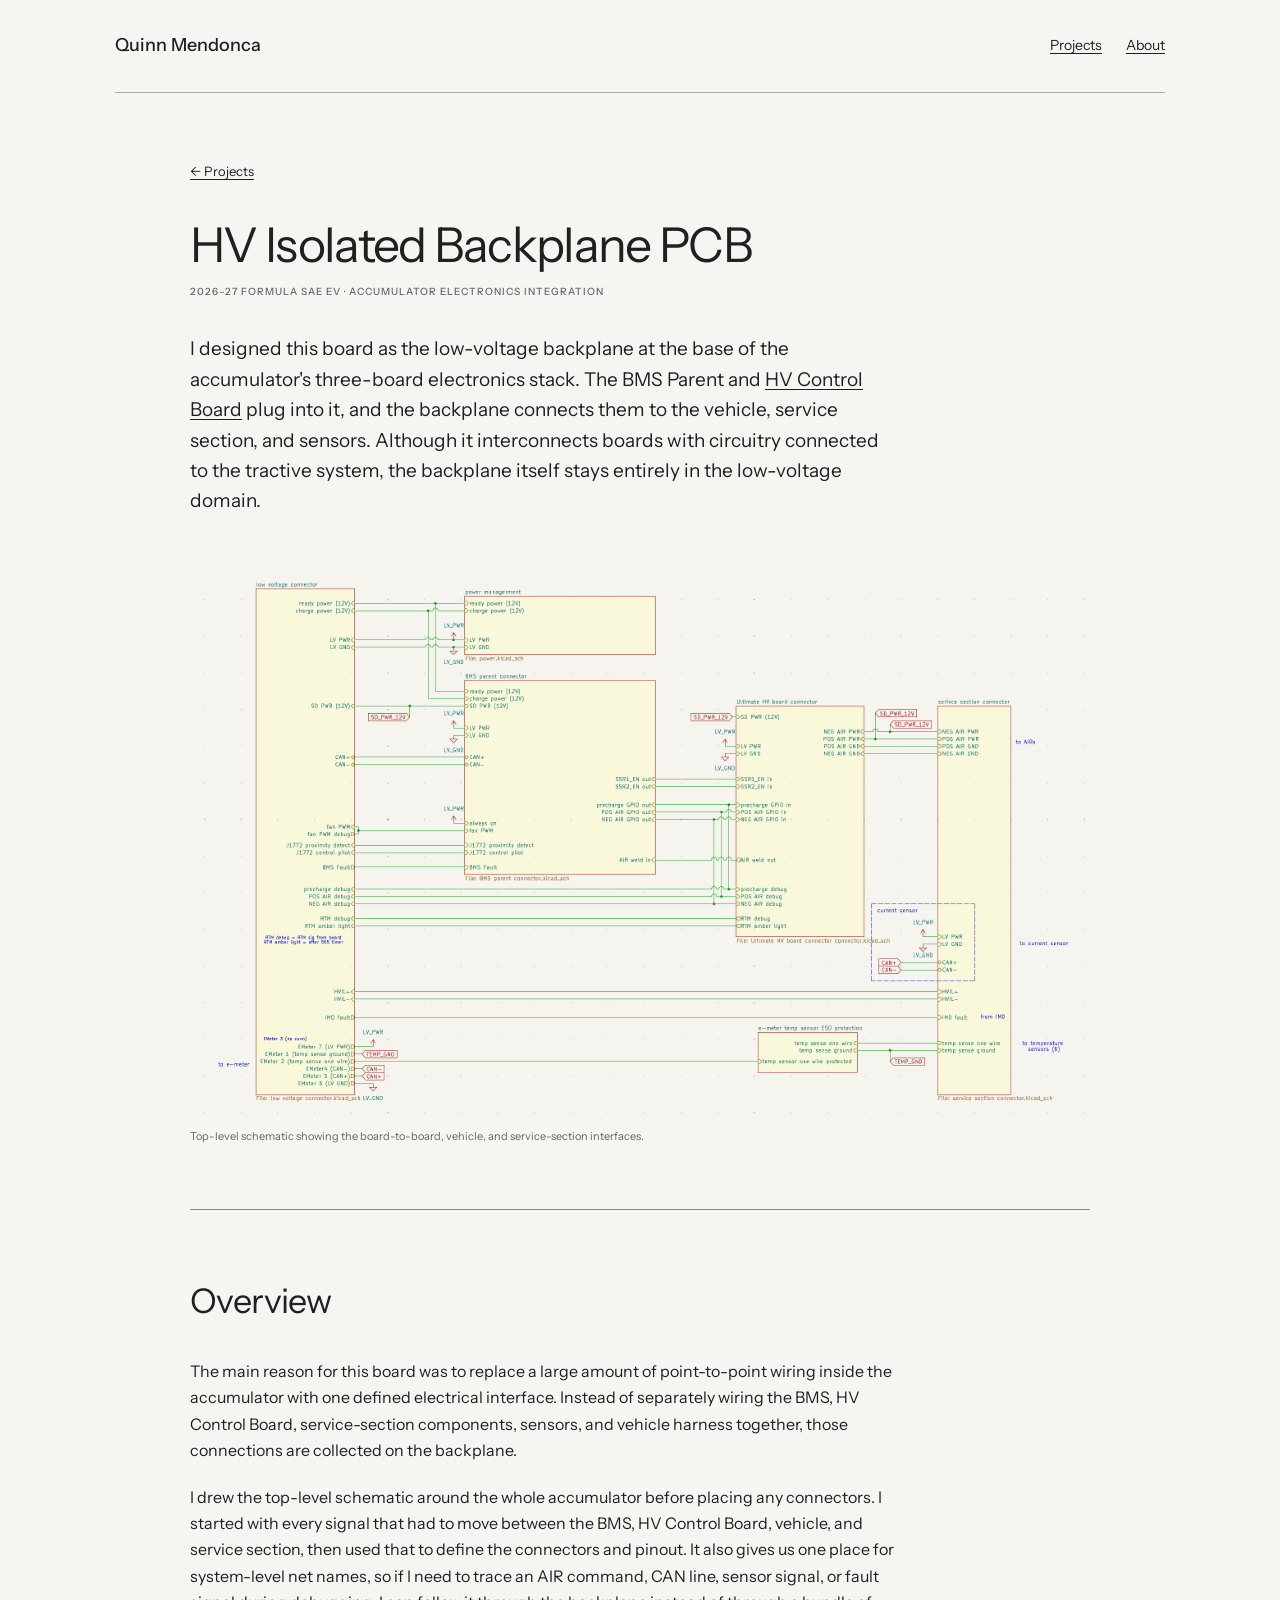
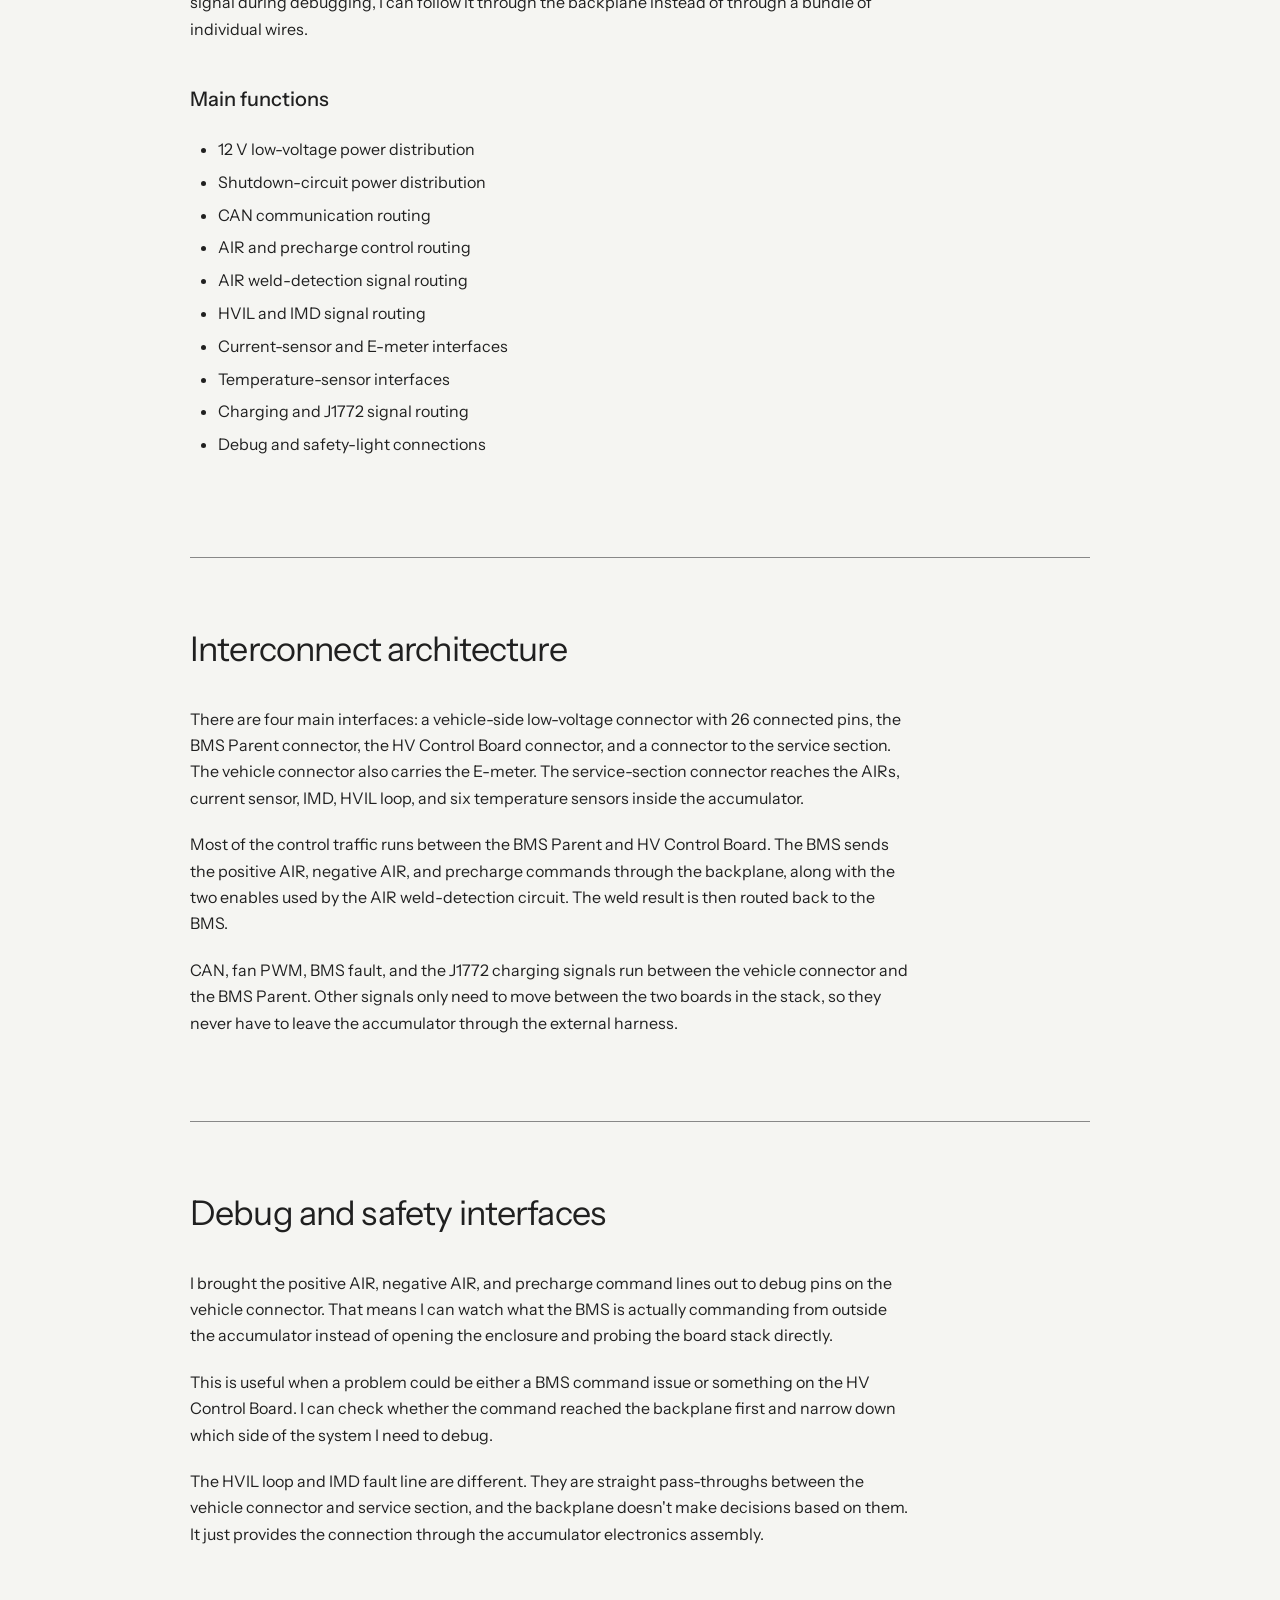
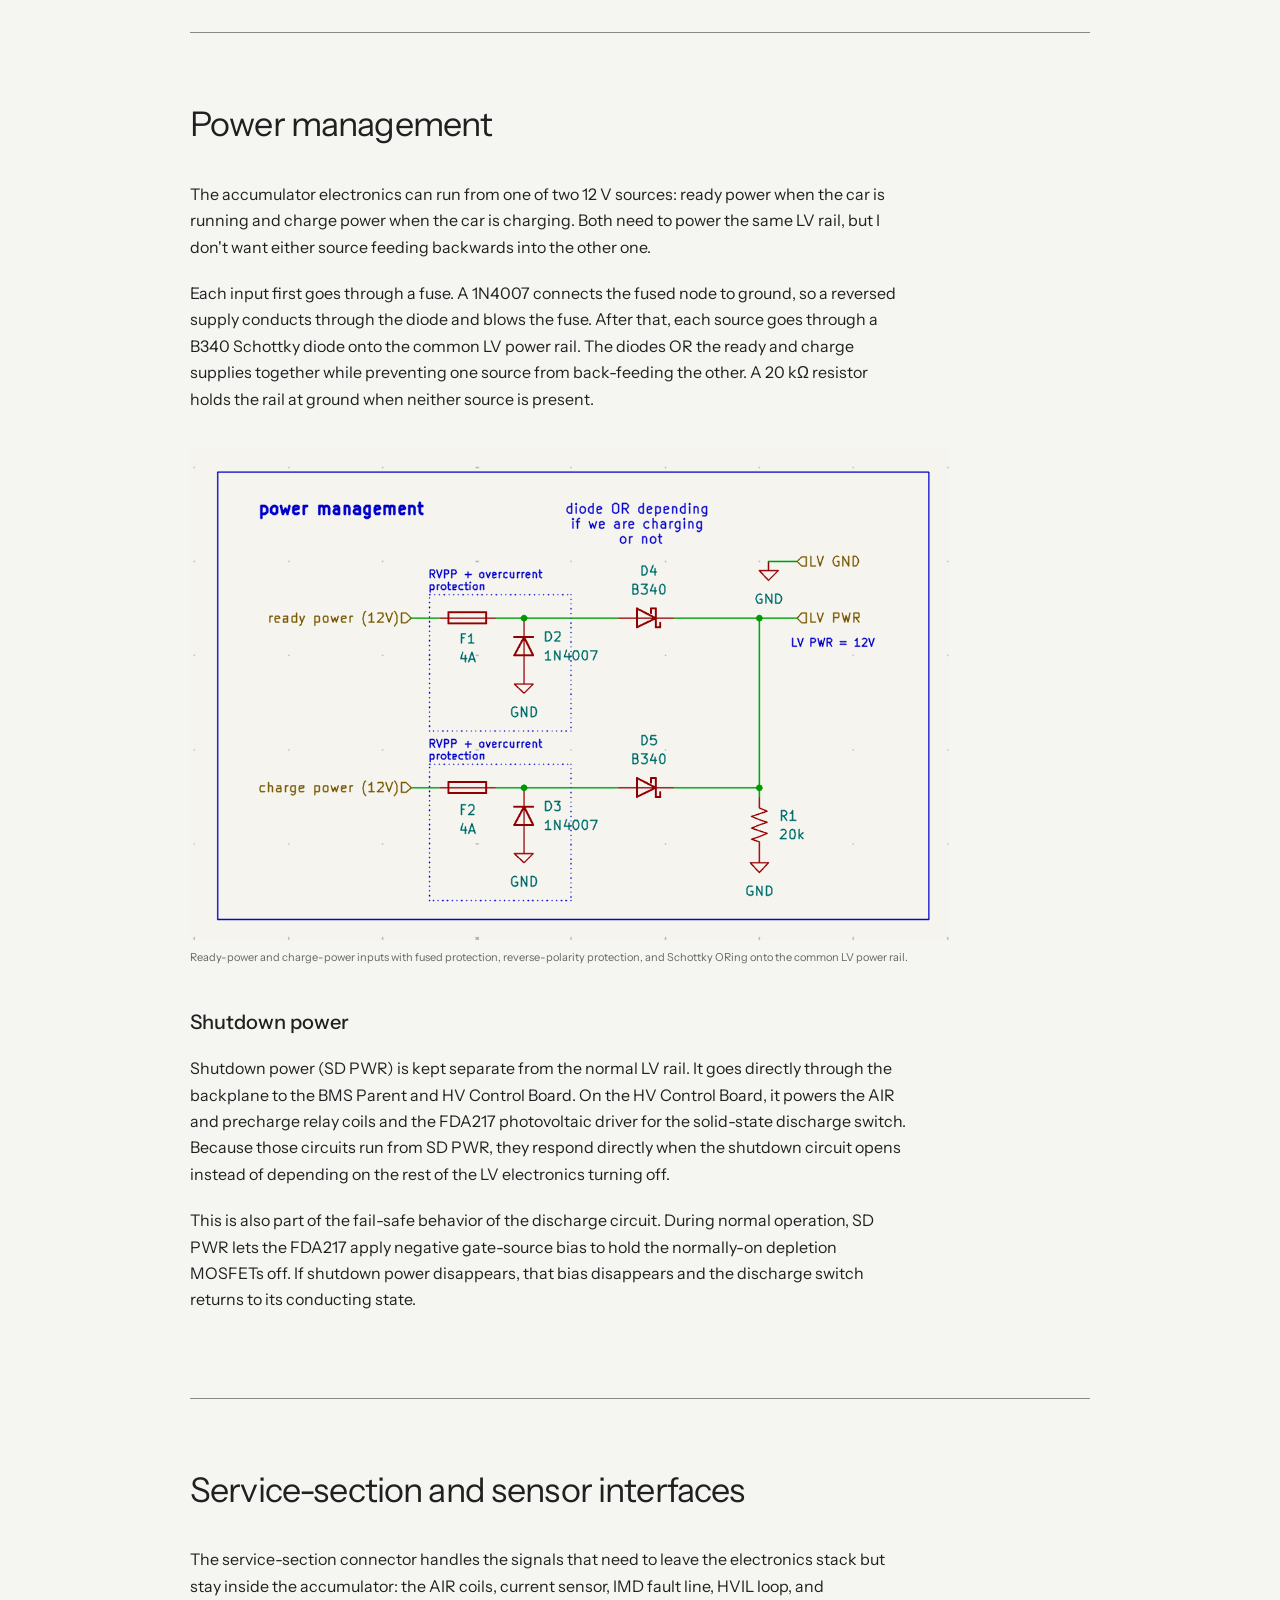
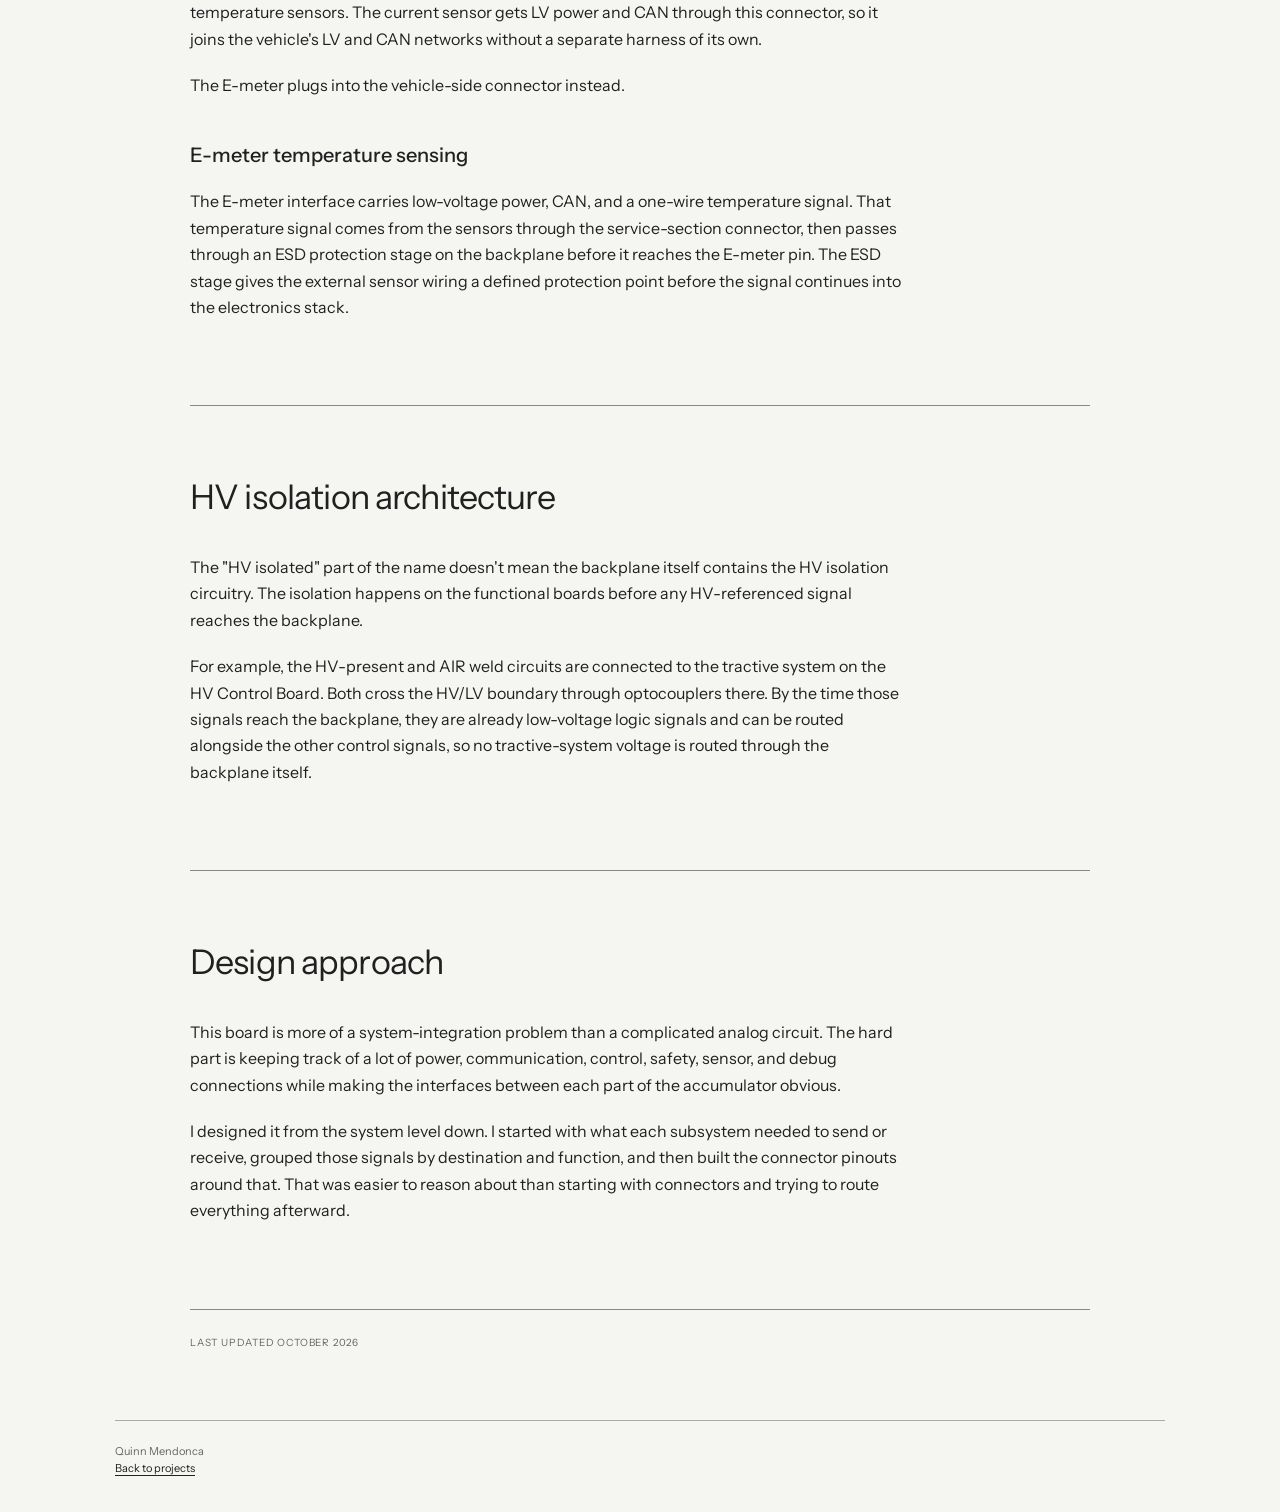
<file: projects/hv-isolated-backplane.html>
<!DOCTYPE html>

<html lang="en">

<head>
    <meta charset="UTF-8">
    <meta name="viewport" content="width=device-width, initial-scale=1.0">

    <title>HV Isolated Backplane PCB — Quinn Mendonca</title>

    <link rel="stylesheet" href="../style.css">
</head>


<body>

<nav>
    <a class="site-name" href="../index.html">Quinn Mendonca</a>

    <div class="nav-links">
        <a href="../index.html#projects">Projects</a>
        <a href="../index.html#about">About</a>
    </div>
</nav>


<main class="project-page">


    <!-- TITLE -->

    <header class="project-intro">

        <a class="back-link" href="../index.html">← Projects</a>

        <h1>HV Isolated Backplane PCB</h1>

        <p class="project-subtitle">
            2026–27 Formula SAE EV · Accumulator electronics integration
        </p>

        <p class="project-lead">
            I designed this board as the low-voltage backplane at the base of the
            accumulator's three-board electronics stack. The BMS Parent and
            <a href="hv-control-board.html">HV Control Board</a> plug into it, and
            the backplane connects them to the vehicle, service section, and sensors.
            Although it interconnects boards with circuitry connected to the tractive
            system, the backplane itself stays entirely in the low-voltage domain.
        </p>

    </header>


    <!-- MAIN SCHEMATIC -->

    <figure class="full-image">

        <img src="../images/hv-backplane/top-level.png"
             alt="HV Isolated Backplane top-level schematic">

        <figcaption>
            Top-level schematic showing the board-to-board, vehicle, and
            service-section interfaces.
        </figcaption>

    </figure>


    <!-- OVERVIEW -->

    <section class="project-section">

        <h2>Overview</h2>

        <p>
            The main reason for this board was to replace a large amount of
            point-to-point wiring inside the accumulator with one defined electrical
            interface. Instead of separately wiring the BMS, HV Control Board,
            service-section components, sensors, and vehicle harness together, those
            connections are collected on the backplane.
        </p>

        <p>
            I drew the top-level schematic around the whole accumulator before
            placing any connectors. I started with every signal that had to move
            between the BMS, HV Control Board, vehicle, and service section, then
            used that to define the connectors and pinout. It also gives us one
            place for system-level net names, so if I need to trace an AIR command,
            CAN line, sensor signal, or fault signal during debugging, I can follow
            it through the backplane instead of through a bundle of individual wires.
        </p>


        <h3>Main functions</h3>

        <ul>
            <li>12 V low-voltage power distribution</li>
            <li>Shutdown-circuit power distribution</li>
            <li>CAN communication routing</li>
            <li>AIR and precharge control routing</li>
            <li>AIR weld-detection signal routing</li>
            <li>HVIL and IMD signal routing</li>
            <li>Current-sensor and E-meter interfaces</li>
            <li>Temperature-sensor interfaces</li>
            <li>Charging and J1772 signal routing</li>
            <li>Debug and safety-light connections</li>
        </ul>

    </section>


    <!-- INTERCONNECT -->

    <section class="project-section">

        <h2>Interconnect architecture</h2>

        <p>
            There are four main interfaces: a vehicle-side low-voltage connector
            with 26 connected pins, the BMS Parent connector, the HV Control Board
            connector, and a connector to the service section. The vehicle connector
            also carries the E-meter. The service-section connector reaches the AIRs,
            current sensor, IMD, HVIL loop, and six temperature sensors inside the
            accumulator.
        </p>

        <p>
            Most of the control traffic runs between the BMS Parent and HV Control
            Board. The BMS sends the positive AIR, negative AIR, and precharge
            commands through the backplane, along with the two enables used by the
            AIR weld-detection circuit. The weld result is then routed back to the
            BMS.
        </p>

        <p>
            CAN, fan PWM, BMS fault, and the J1772 charging signals run between
            the vehicle connector and the BMS Parent. Other signals only need to
            move between the two boards in the stack, so they never have to leave
            the accumulator through the external harness.
        </p>

    </section>


    <!-- DEBUG -->

    <section class="project-section">

        <h2>Debug and safety interfaces</h2>

        <p>
            I brought the positive AIR, negative AIR, and precharge command lines
            out to debug pins on the vehicle connector. That means I can watch what
            the BMS is actually commanding from outside the accumulator instead of
            opening the enclosure and probing the board stack directly.
        </p>

        <p>
            This is useful when a problem could be either a BMS command issue or
            something on the HV Control Board. I can check whether the command
            reached the backplane first and narrow down which side of the system
            I need to debug.
        </p>

        <p>
            The HVIL loop and IMD fault line are different. They are straight
            pass-throughs between the vehicle connector and service section, and
            the backplane doesn't make decisions based on them. It just provides
            the connection through the accumulator electronics assembly.
        </p>

    </section>


    <!-- POWER -->

    <section class="project-section">

        <h2>Power management</h2>

        <p>
            The accumulator electronics can run from one of two 12 V sources:
            ready power when the car is running and charge power when the car is
            charging. Both need to power the same LV rail, but I don't want either
            source feeding backwards into the other one.
        </p>

        <p>
            Each input first goes through a fuse. A 1N4007 connects the fused node
            to ground, so a reversed supply conducts through the diode and blows the
            fuse. After that, each source goes through a B340 Schottky diode onto the
            common LV power rail. The diodes OR the ready and charge supplies
            together while preventing one source from back-feeding the other.
            A 20 kΩ resistor holds the rail at ground when neither source is present.
        </p>


        <figure class="content-image">

            <img src="../images/hv-backplane/pwr.png"
                 alt="Backplane 12 volt power management schematic">

            <figcaption>
                Ready-power and charge-power inputs with fused protection,
                reverse-polarity protection, and Schottky ORing onto the
                common LV power rail.
            </figcaption>

        </figure>


        <h3>Shutdown power</h3>

        <p>
            Shutdown power (SD PWR) is kept separate from the normal LV rail.
            It goes directly through the backplane to the BMS Parent and HV Control
            Board. On the HV Control Board, it powers the AIR and precharge relay
            coils and the FDA217 photovoltaic driver for the solid-state discharge
            switch. Because those circuits run from SD PWR, they respond directly
            when the shutdown circuit opens instead of depending on the rest of the
            LV electronics turning off.
        </p>

        <p>
            This is also part of the fail-safe behavior of the discharge circuit.
            During normal operation, SD PWR lets the FDA217 apply negative
            gate-source bias to hold the normally-on depletion MOSFETs off. If
            shutdown power disappears, that bias disappears and the discharge
            switch returns to its conducting state.
        </p>

    </section>


    <!-- SERVICE SECTION -->

    <section class="project-section">

        <h2>Service-section and sensor interfaces</h2>

        <p>
            The service-section connector handles the signals that need to leave
            the electronics stack but stay inside the accumulator: the AIR coils,
            current sensor, IMD fault line, HVIL loop, and temperature sensors.
            The current sensor gets LV power and CAN through this connector, so
            it joins the vehicle's LV and CAN networks without a separate harness
            of its own.
        </p>

        <p>
            The E-meter plugs into the vehicle-side connector instead.
        </p>


        <h3>E-meter temperature sensing</h3>

        <p>
            The E-meter interface carries low-voltage power, CAN, and a one-wire
            temperature signal. That temperature signal comes from the sensors
            through the service-section connector, then passes through an ESD
            protection stage on the backplane before it reaches the E-meter pin.
            The ESD stage gives the external sensor wiring a defined protection
            point before the signal continues into the electronics stack.
        </p>

    </section>


    <!-- ISOLATION -->

    <section class="project-section">

        <h2>HV isolation architecture</h2>

        <p>
            The "HV isolated" part of the name doesn't mean the backplane itself
            contains the HV isolation circuitry. The isolation happens on the
            functional boards before any HV-referenced signal reaches the backplane.
        </p>

        <p>
            For example, the HV-present and AIR weld circuits are connected to the
            tractive system on the HV Control Board. Both cross the HV/LV boundary
            through optocouplers there. By the time those signals reach the
            backplane, they are already low-voltage logic signals and can be routed
            alongside the other control signals, so no tractive-system voltage is
            routed through the backplane itself.
        </p>

    </section>


    <!-- DESIGN APPROACH -->

    <section class="project-section">

        <h2>Design approach</h2>

        <p>
            This board is more of a system-integration problem than a complicated
            analog circuit. The hard part is keeping track of a lot of power,
            communication, control, safety, sensor, and debug connections while
            making the interfaces between each part of the accumulator obvious.
        </p>

        <p>
            I designed it from the system level down. I started with what each
            subsystem needed to send or receive, grouped those signals by destination
            and function, and then built the connector pinouts around that. That was
            easier to reason about than starting with connectors and trying to route
            everything afterward.
        </p>

    </section>


    <!-- LAST UPDATED -->

    <div class="project-updated">
        Last updated October 2026
    </div>

</main>


<footer>
    <p>Quinn Mendonca</p>
    <p><a href="../index.html">Back to projects</a></p>
</footer>


</body>

</html>
</file>
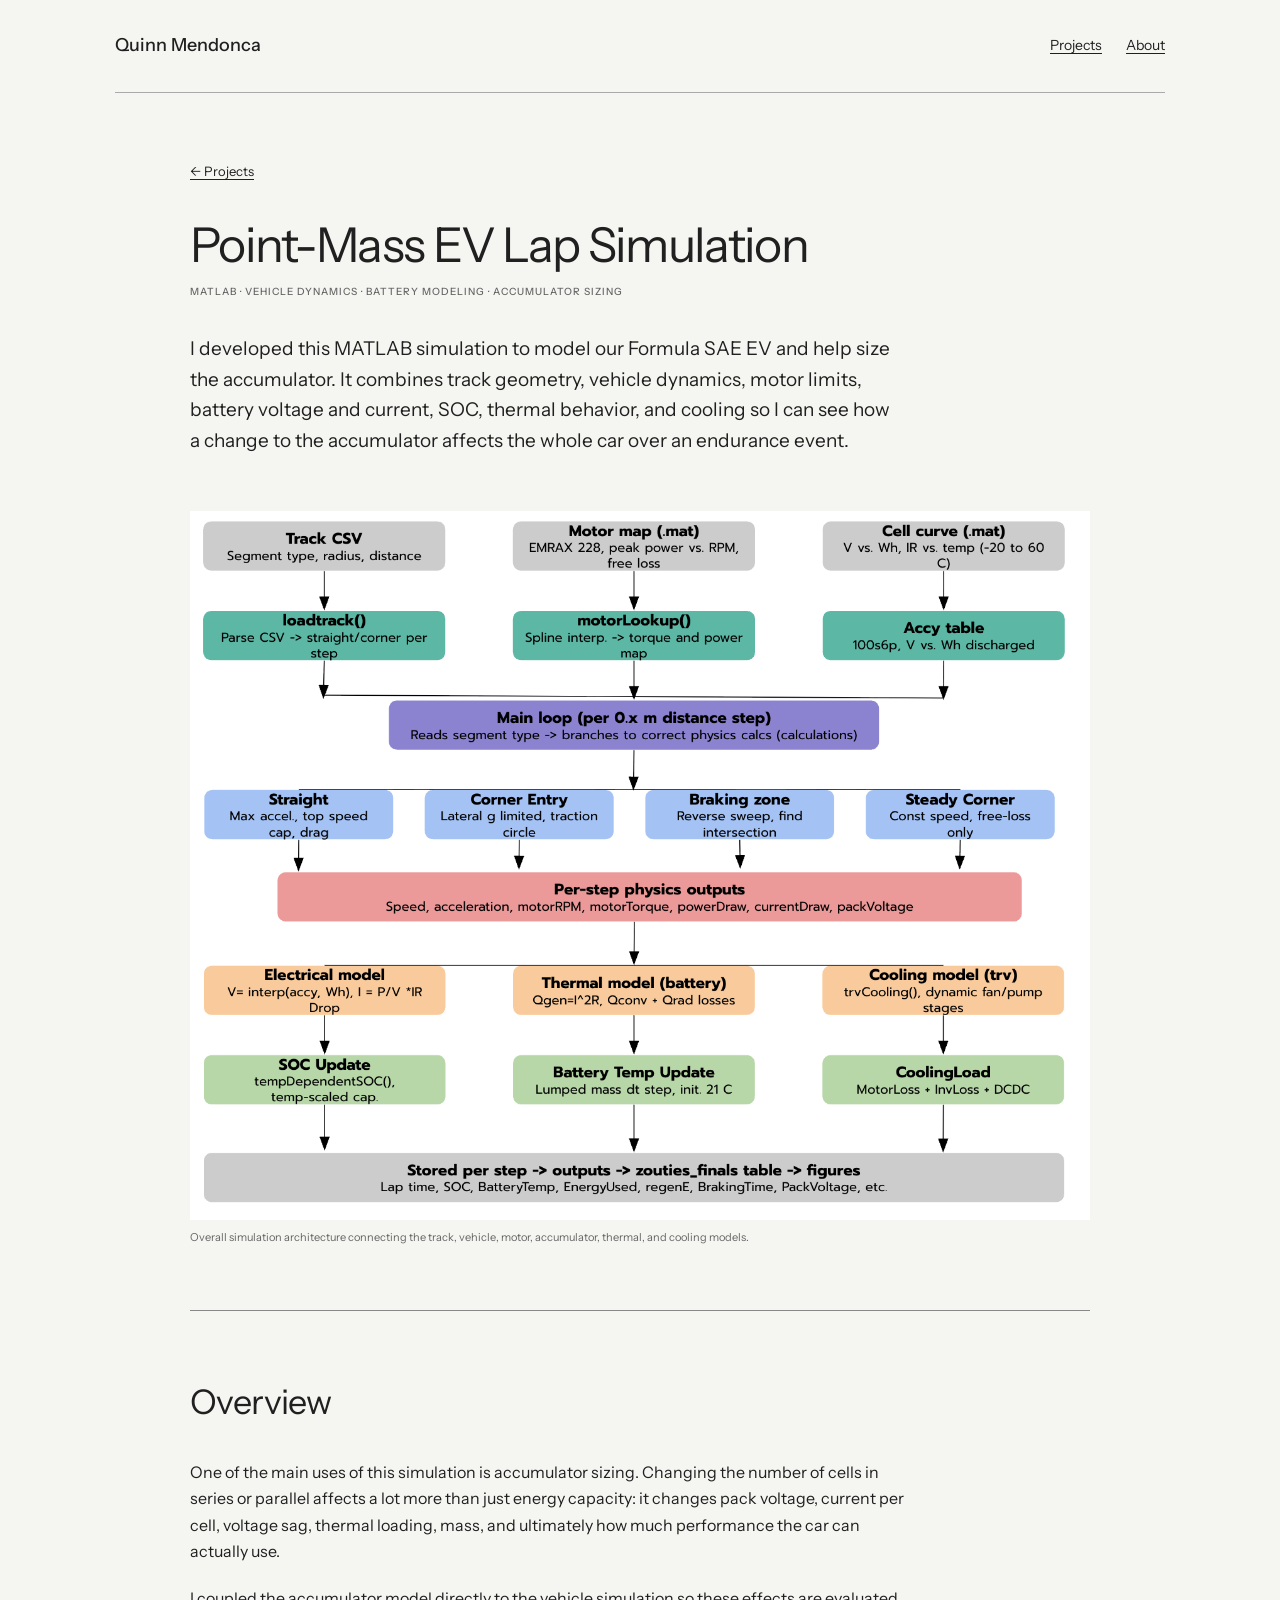
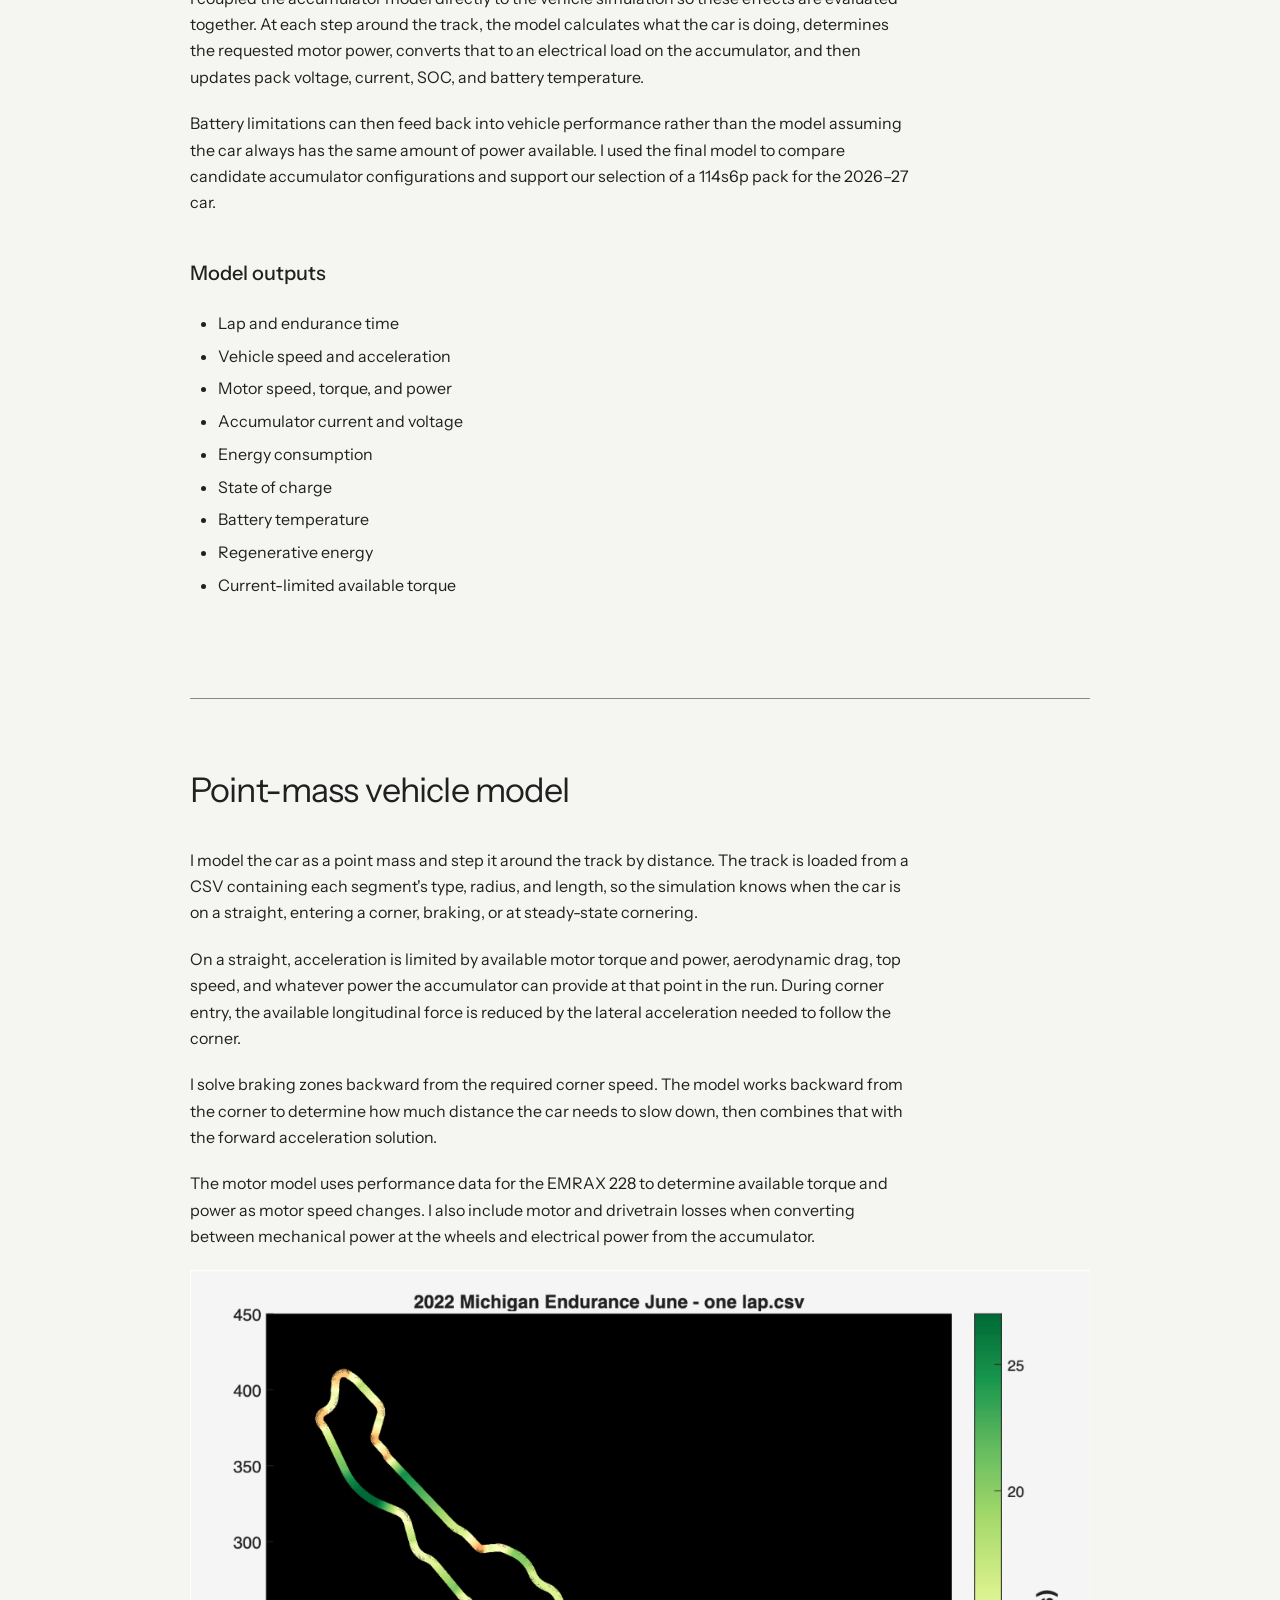
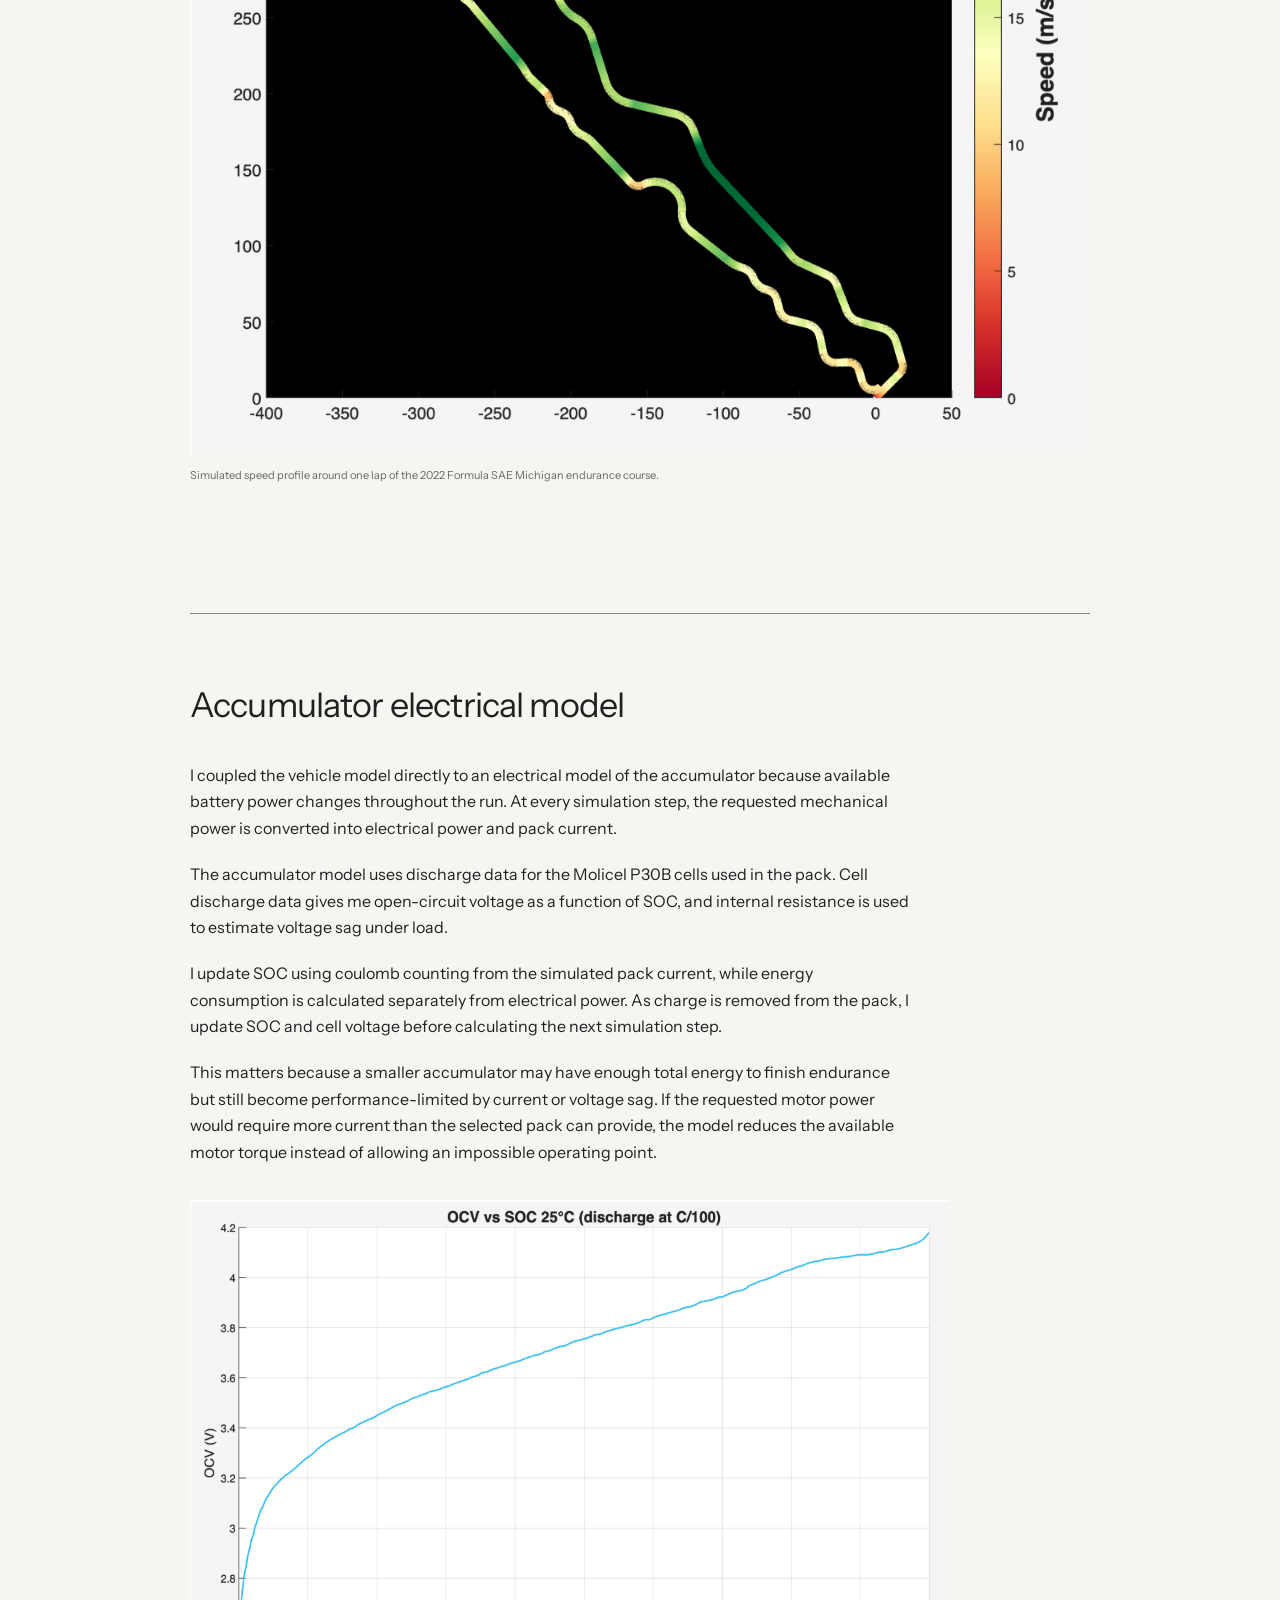
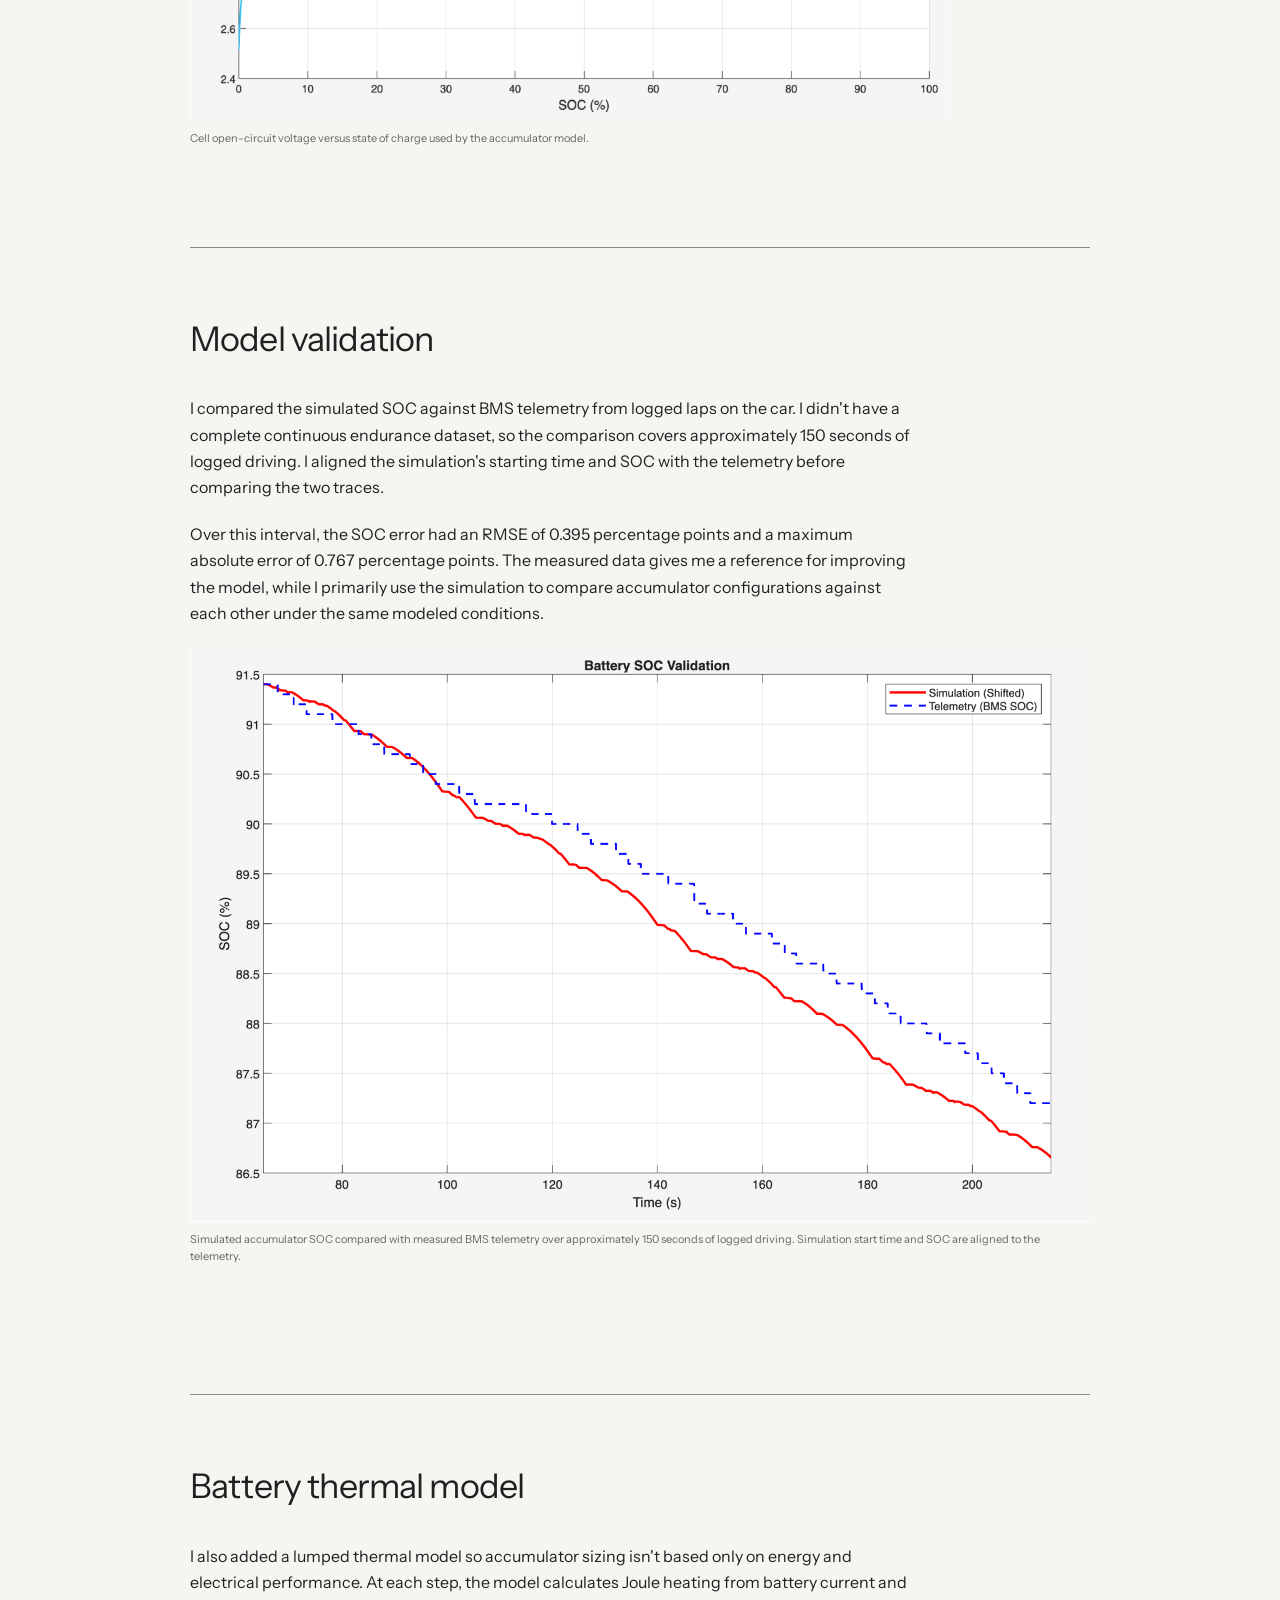
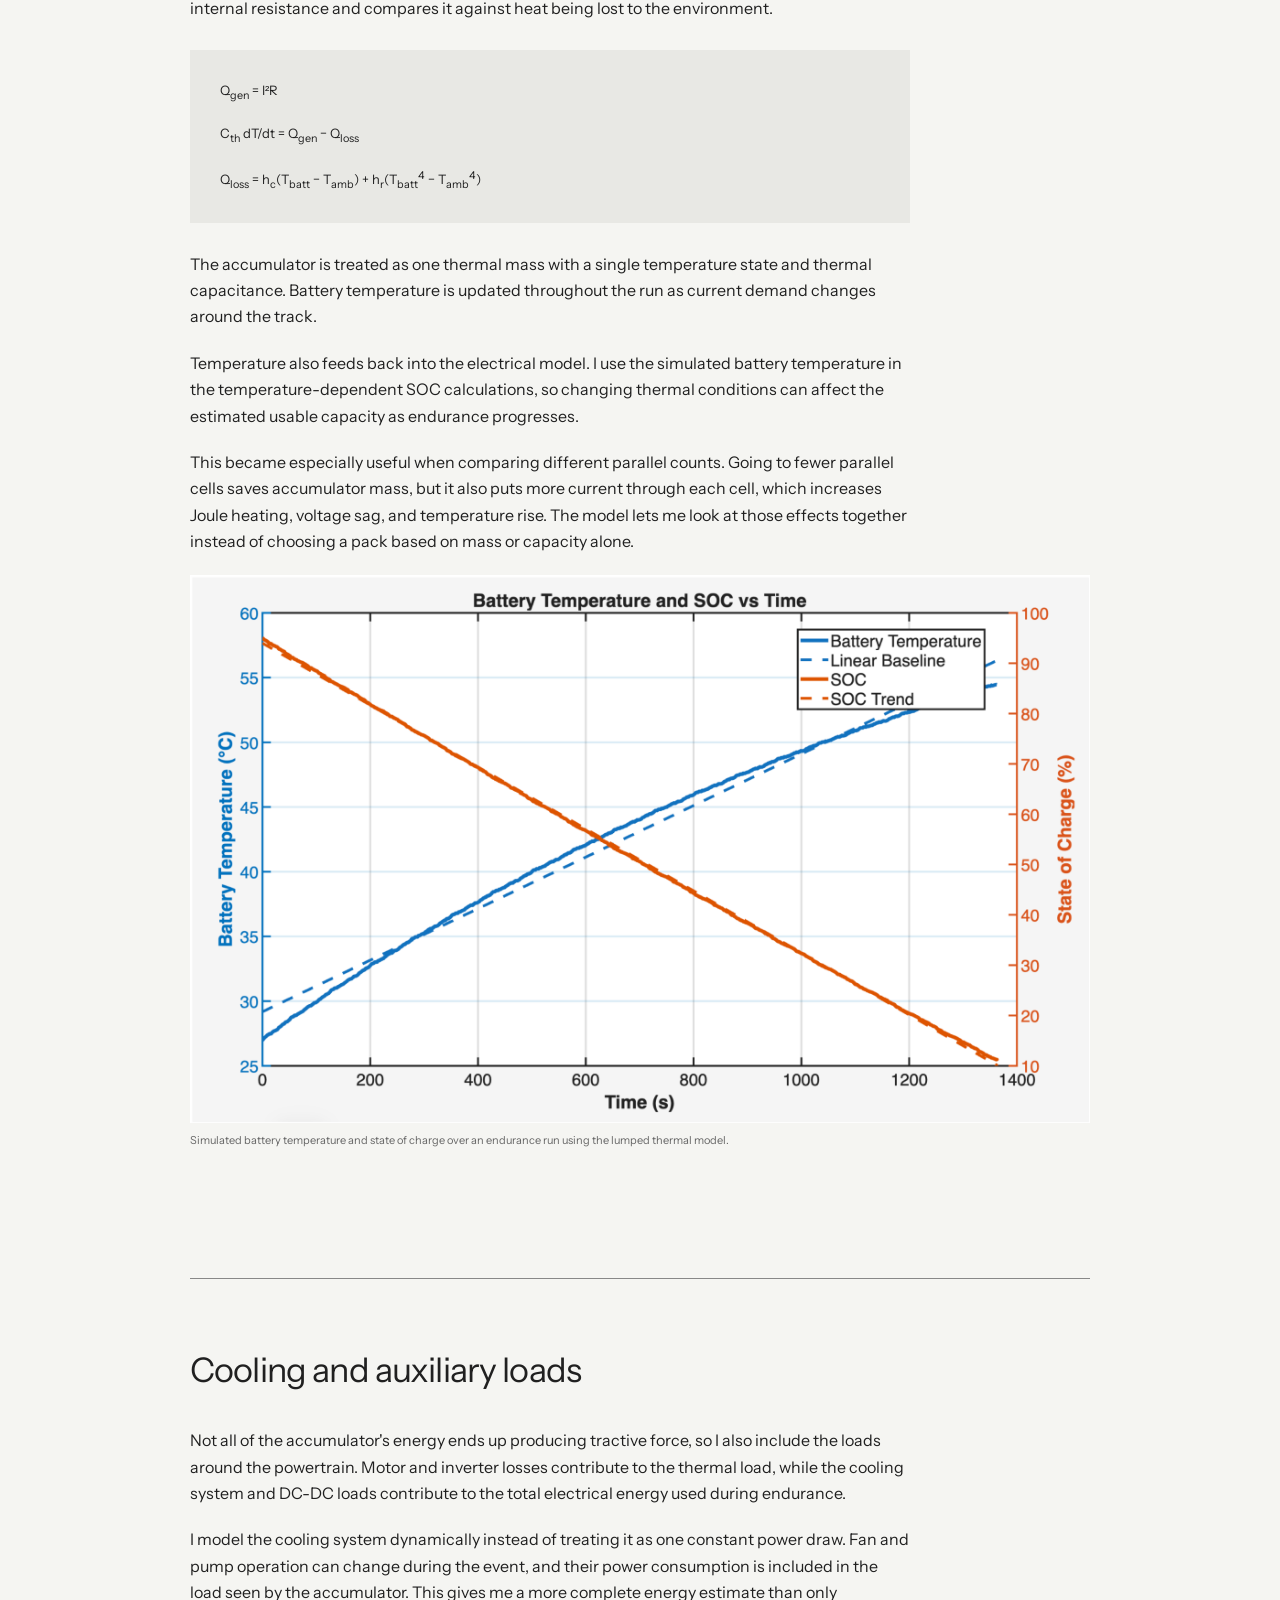
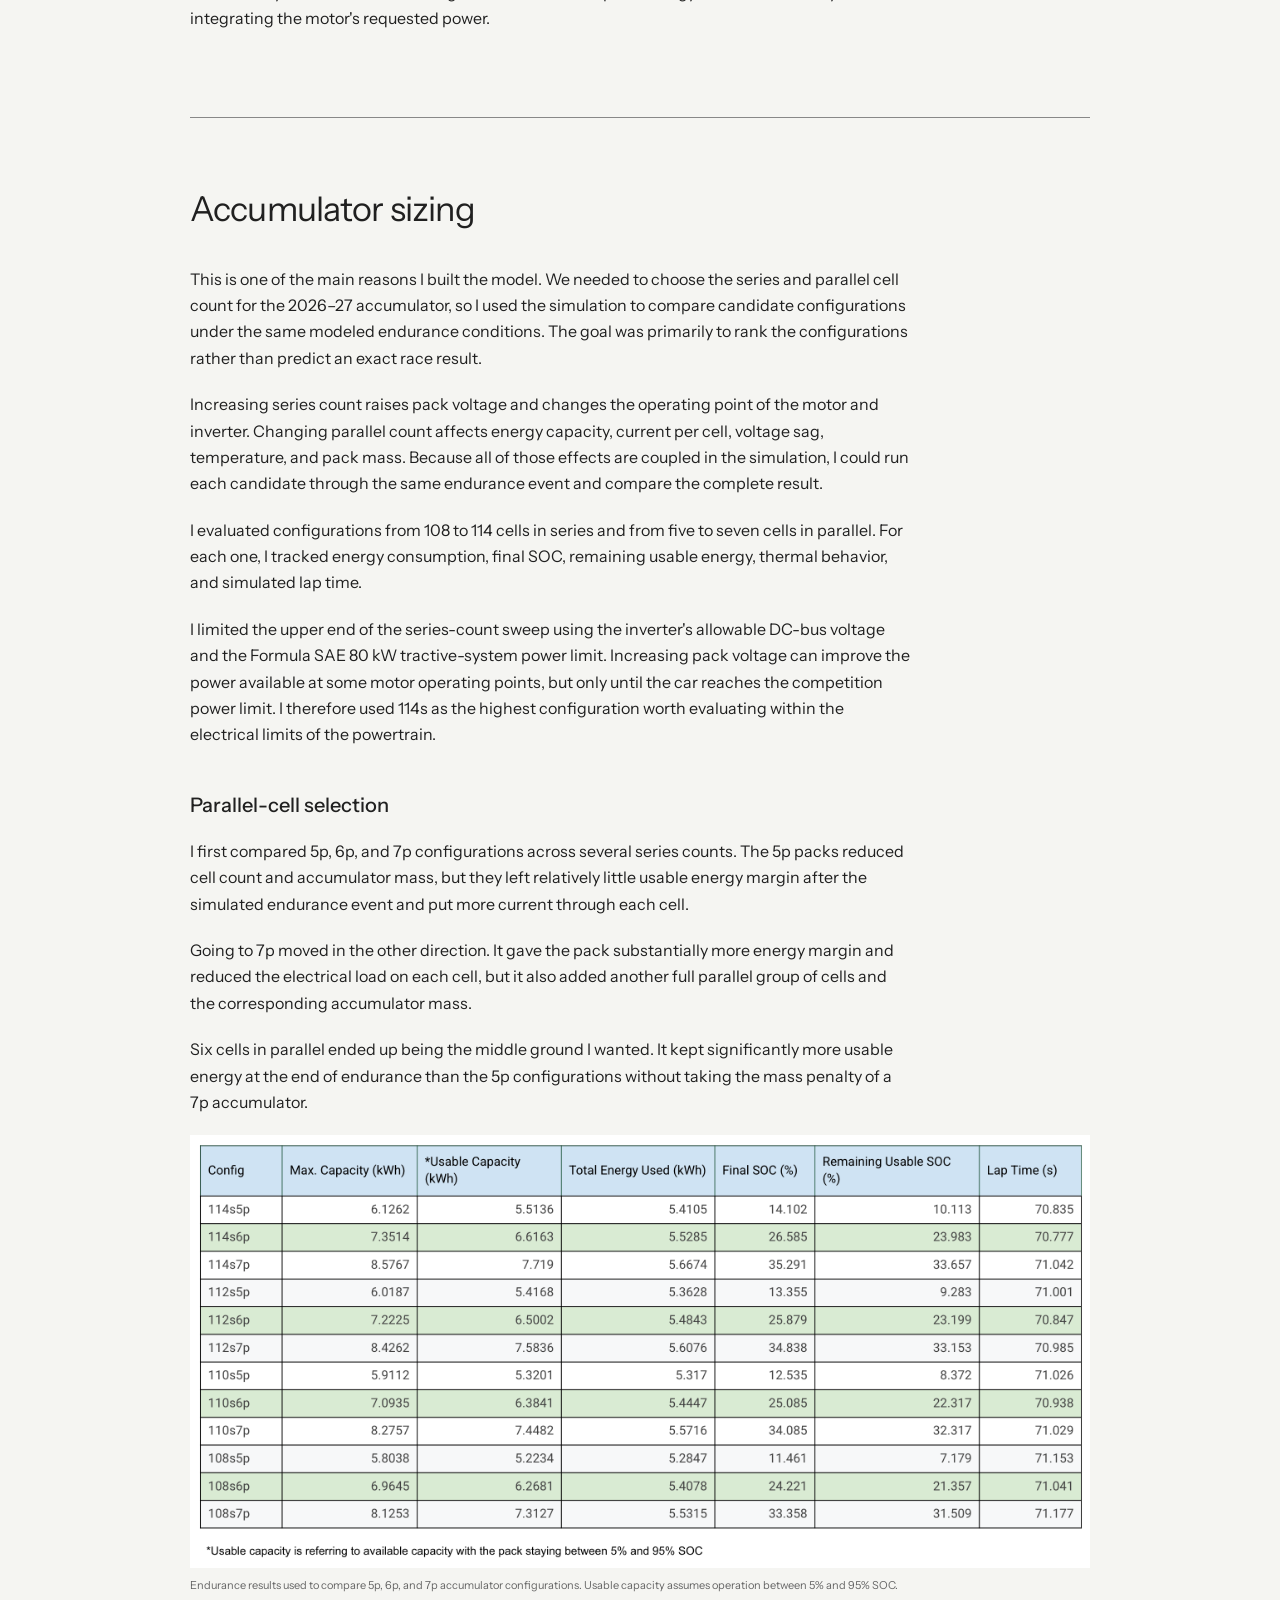
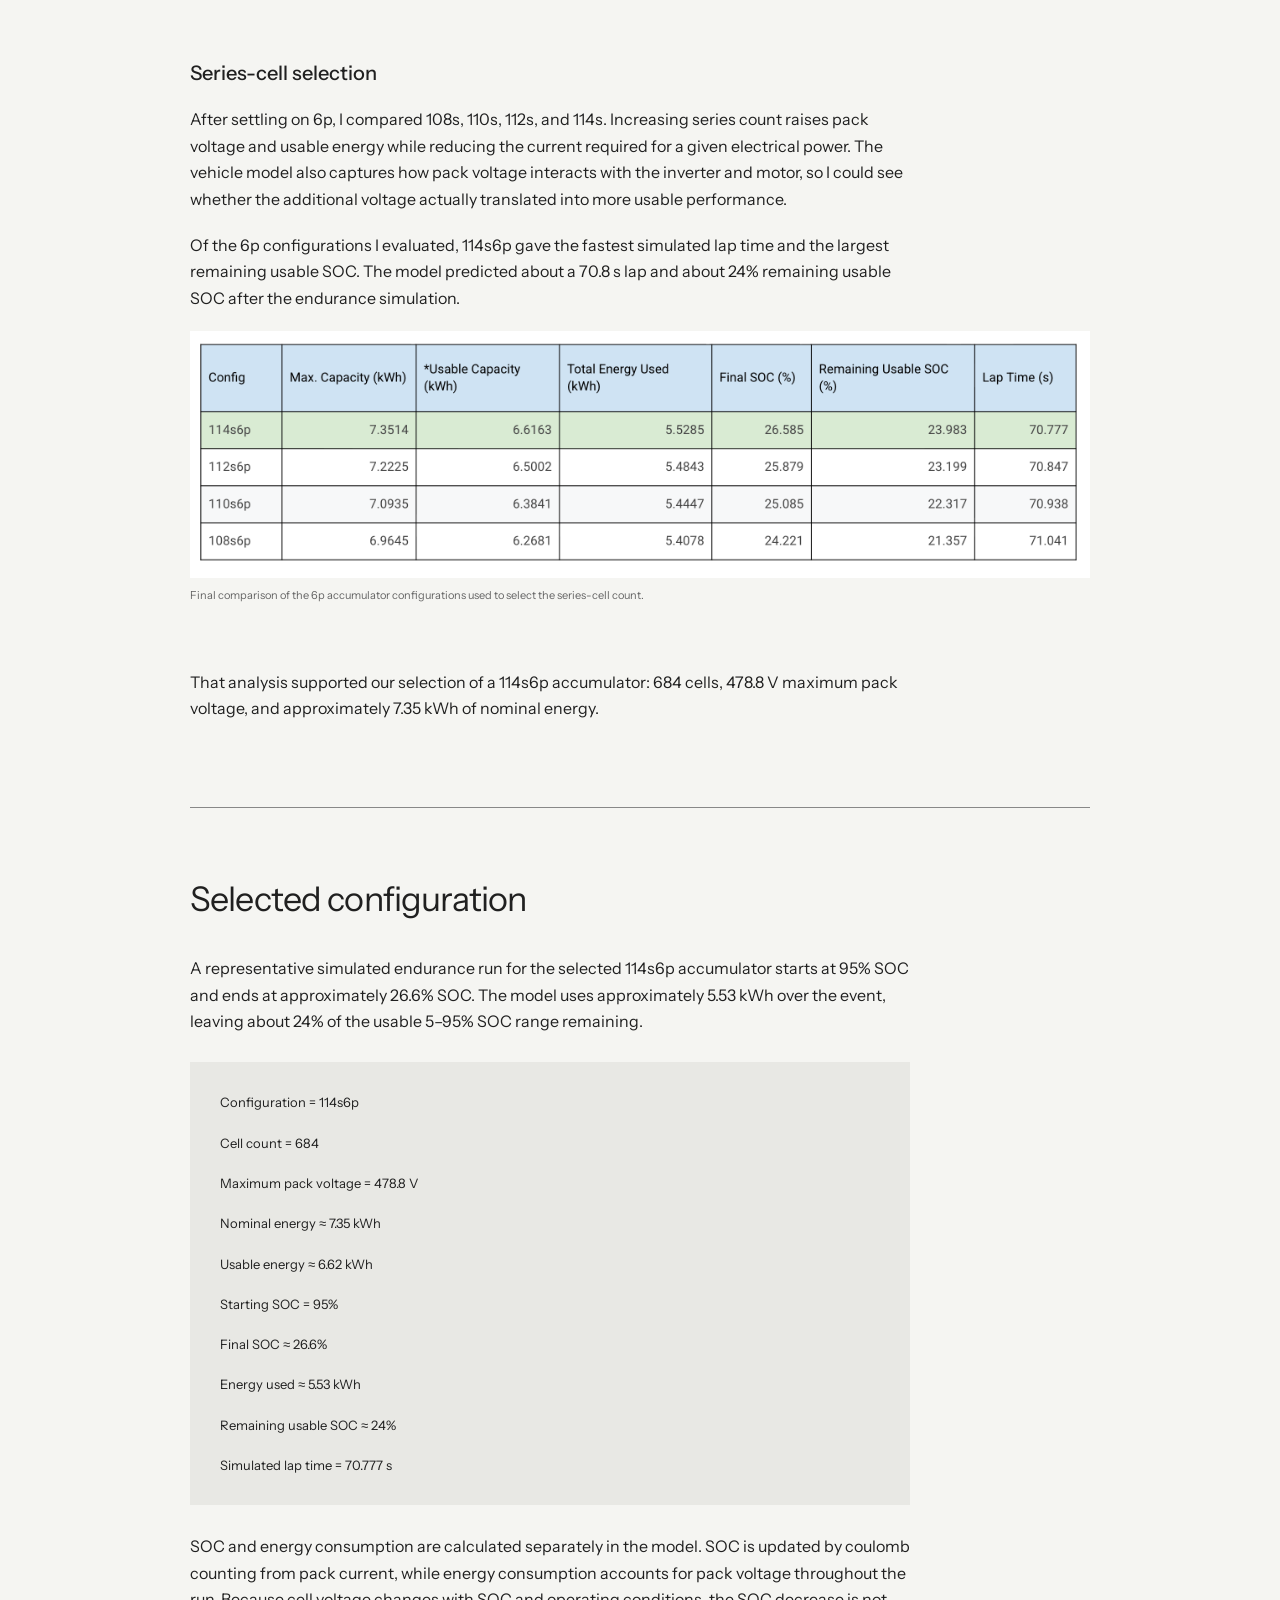
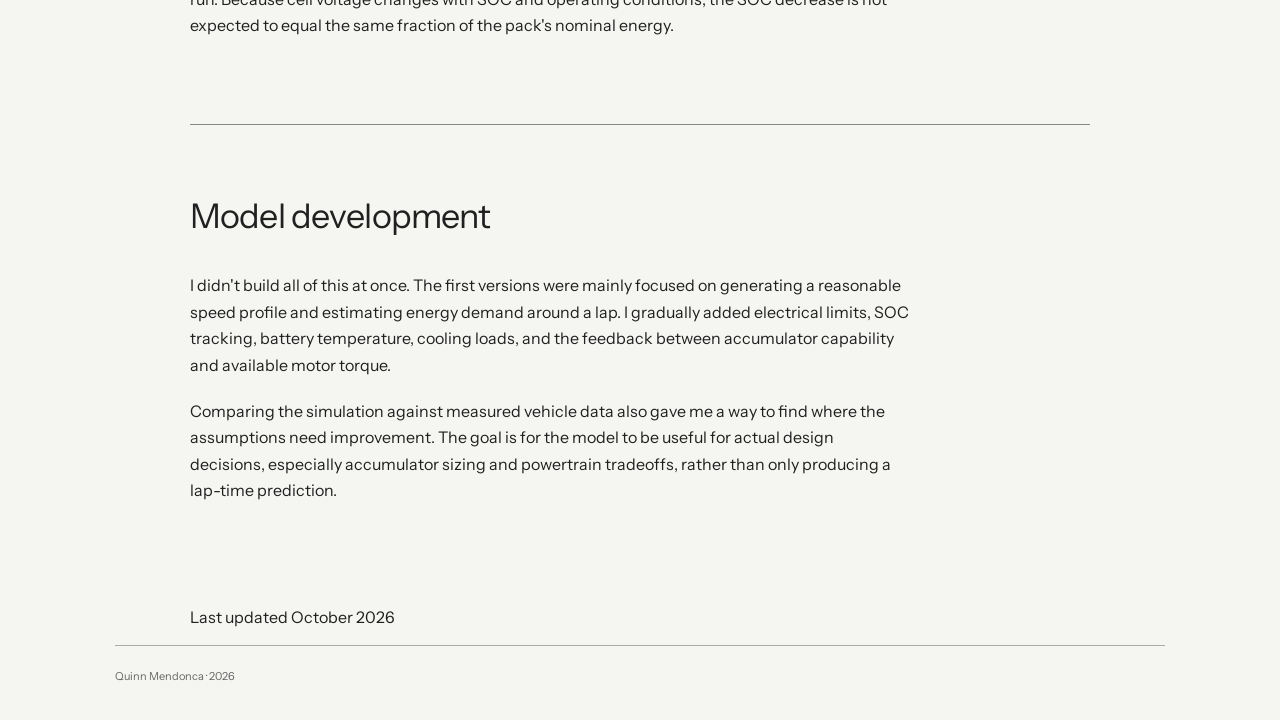
<file: projects/lap-sim.html>
<!DOCTYPE html>

<html lang="en">

<head>
    <meta charset="UTF-8">
    <meta name="viewport" content="width=device-width, initial-scale=1.0">

    <title>Point-Mass EV Lap Simulation — Quinn Mendonca</title>

    <link rel="stylesheet" href="../style.css">
</head>


<body>

<nav>
    <a class="site-name" href="../index.html">Quinn Mendonca</a>

    <div class="nav-links">
        <a href="../index.html#projects">Projects</a>
        <a href="../index.html#about">About</a>
    </div>
</nav>


<main class="project-page">


    <!-- TITLE -->

    <header class="project-intro">

        <a class="back-link" href="../index.html">← Projects</a>

        <h1>Point-Mass EV Lap Simulation</h1>

        <p class="project-subtitle">
            MATLAB · Vehicle dynamics · Battery modeling · Accumulator sizing
        </p>

        <p class="project-lead">
            I developed this MATLAB simulation to model our Formula SAE EV and help
            size the accumulator. It combines track geometry, vehicle dynamics, motor
            limits, battery voltage and current, SOC, thermal behavior, and cooling
            so I can see how a change to the accumulator affects the whole car over
            an endurance event.
        </p>

    </header>


    <!-- MODEL ARCHITECTURE -->

    <figure class="full-image">

        <img src="../images/lap-sim/block-diagram.png"
             alt="Point-mass EV lap simulation architecture">

        <figcaption>
            Overall simulation architecture connecting the track, vehicle, motor,
            accumulator, thermal, and cooling models.
        </figcaption>

    </figure>


    <!-- OVERVIEW -->

    <section class="project-section">

        <h2>Overview</h2>

        <p>
            One of the main uses of this simulation is accumulator sizing. Changing the number of
            cells in series or parallel affects a lot more than just energy capacity:
            it changes pack voltage, current per cell, voltage sag, thermal loading,
            mass, and ultimately how much performance the car can actually use.
        </p>

        <p>
            I coupled the accumulator model directly to the vehicle simulation so
            these effects are evaluated together. At each step around the track,
            the model calculates what the car is doing, determines the requested
            motor power, converts that to an electrical load on the accumulator,
            and then updates pack voltage, current, SOC, and battery temperature.
        </p>

        <p>
            Battery limitations can then feed back into vehicle performance rather
            than the model assuming the car always has the same amount of power
            available. I used the final model to compare candidate accumulator
            configurations and support our selection of a 114s6p pack for the
            2026–27 car.
        </p>


        <h3>Model outputs</h3>

        <ul>
            <li>Lap and endurance time</li>
            <li>Vehicle speed and acceleration</li>
            <li>Motor speed, torque, and power</li>
            <li>Accumulator current and voltage</li>
            <li>Energy consumption</li>
            <li>State of charge</li>
            <li>Battery temperature</li>
            <li>Regenerative energy</li>
            <li>Current-limited available torque</li>
        </ul>

    </section>


    <!-- VEHICLE MODEL -->

    <section class="project-section">

        <h2>Point-mass vehicle model</h2>

        <p>
            I model the car as a point mass and step it around the track by distance.
            The track is loaded from a CSV containing each segment's type, radius,
            and length, so the simulation knows when the car is on a straight,
            entering a corner, braking, or at steady-state cornering.
        </p>

        <p>
            On a straight, acceleration is limited by available motor torque and
            power, aerodynamic drag, top speed, and whatever power the accumulator
            can provide at that point in the run. During corner entry, the available
            longitudinal force is reduced by the lateral acceleration needed to
            follow the corner.
        </p>

        <p>
            I solve braking zones backward from the required corner speed. The model
            works backward from the corner to determine how much distance the car
            needs to slow down, then combines that with the forward acceleration
            solution.
        </p>

        <p>
            The motor model uses performance data for the EMRAX 228 to determine
            available torque and power as motor speed changes. I also include motor
            and drivetrain losses when converting between mechanical power at the
            wheels and electrical power from the accumulator.
        </p>


        <figure class="full-image">

            <img src="../images/lap-sim/track.png"
                 alt="Simulated vehicle speed around Formula SAE endurance track">

            <figcaption>
                Simulated speed profile around one lap of the 2022 Formula SAE
                Michigan endurance course.
            </figcaption>

        </figure>

    </section>


    <!-- ELECTRICAL MODEL -->

    <section class="project-section">

        <h2>Accumulator electrical model</h2>

        <p>
            I coupled the vehicle model directly to an electrical model of the
            accumulator because available battery power changes throughout the run.
            At every simulation step, the requested mechanical power is converted
            into electrical power and pack current.
        </p>

        <p>
            The accumulator model uses discharge data for the Molicel P30B cells
            used in the pack. Cell discharge data gives me open-circuit voltage as
            a function of SOC, and internal resistance is used to estimate voltage
            sag under load.
        </p>

        <p>
            I update SOC using coulomb counting from the simulated pack current,
            while energy consumption is calculated separately from electrical power.
            As charge is removed from the pack, I update SOC and cell voltage before
            calculating the next simulation step.
        </p>

        <p>
            This matters because a smaller accumulator may have enough total energy
            to finish endurance but still become performance-limited by current or
            voltage sag. If the requested motor power would require more current than
            the selected pack can provide, the model reduces the available motor
            torque instead of allowing an impossible operating point.
        </p>


        <figure class="content-image">

            <img src="../images/lap-sim/soc.png"
                 alt="Cell open-circuit voltage versus state of charge">

            <figcaption>
                Cell open-circuit voltage versus state of charge used by the
                accumulator model.
            </figcaption>

        </figure>

    </section>


    <!-- MODEL VALIDATION -->

    <section class="project-section">

        <h2>Model validation</h2>

        <p>
            I compared the simulated SOC against BMS telemetry from logged laps
            on the car. I didn't have a complete continuous endurance dataset,
            so the comparison covers approximately 150 seconds of logged driving.
            I aligned the simulation's starting time and SOC with the telemetry
            before comparing the two traces.
        </p>

        <p>
            Over this interval, the SOC error had an RMSE of 0.395 percentage
            points and a maximum absolute error of 0.767 percentage points.
            The measured data gives me a reference for improving the model, while
            I primarily use the simulation to compare accumulator configurations
            against each other under the same modeled conditions.
        </p>


        <figure class="full-image">

            <img src="../images/lap-sim/soc-validation.png"
                 alt="Simulated battery state of charge compared with BMS telemetry">

            <figcaption>
                Simulated accumulator SOC compared with measured BMS telemetry over
                approximately 150 seconds of logged driving. Simulation start time
                and SOC are aligned to the telemetry.
            </figcaption>

        </figure>

    </section>


    <!-- THERMAL MODEL -->

    <section class="project-section">

        <h2>Battery thermal model</h2>

        <p>
            I also added a lumped thermal model so accumulator sizing isn't based
            only on energy and electrical performance. At each step, the model
            calculates Joule heating from battery current and internal resistance
            and compares it against heat being lost to the environment.
        </p>


        <div class="calculation-box">

            Q<sub>gen</sub> = I²R<br><br>

            C<sub>th</sub>
            dT/dt =
            Q<sub>gen</sub> − Q<sub>loss</sub><br><br>

            Q<sub>loss</sub> =
            h<sub>c</sub>(T<sub>batt</sub> − T<sub>amb</sub>)
            +
            h<sub>r</sub>(T<sub>batt</sub><sup>4</sup> −
            T<sub>amb</sub><sup>4</sup>)

        </div>


        <p>
            The accumulator is treated as one thermal mass with a single temperature
            state and thermal capacitance. Battery temperature is updated throughout
            the run as current demand changes around the track.
        </p>

        <p>
            Temperature also feeds back into the electrical model. I use the
            simulated battery temperature in the temperature-dependent SOC
            calculations, so changing thermal conditions can affect the estimated
            usable capacity as endurance progresses.
        </p>

        <p>
            This became especially useful when comparing different parallel counts.
            Going to fewer parallel cells saves accumulator mass, but it also puts
            more current through each cell, which increases Joule heating, voltage
            sag, and temperature rise. The model lets me look at those effects
            together instead of choosing a pack based on mass or capacity alone.
        </p>


        <figure class="full-image">

            <img src="../images/lap-sim/battery-model.png"
                 alt="Simulated battery temperature and state of charge over time">

            <figcaption>
                Simulated battery temperature and state of charge over an endurance
                run using the lumped thermal model.
            </figcaption>

        </figure>

    </section>


    <!-- COOLING -->

    <section class="project-section">

        <h2>Cooling and auxiliary loads</h2>

        <p>
            Not all of the accumulator's energy ends up producing tractive force,
            so I also include the loads around the powertrain. Motor and inverter
            losses contribute to the thermal load, while the cooling system and
            DC-DC loads contribute to the total electrical energy used during
            endurance.
        </p>

        <p>
            I model the cooling system dynamically instead of treating it as one
            constant power draw. Fan and pump operation can change during the event,
            and their power consumption is included in the load seen by the
            accumulator. This gives me a more complete energy estimate than only
            integrating the motor's requested power.
        </p>

    </section>


    <!-- ACCUMULATOR SIZING -->

    <section class="project-section">

        <h2>Accumulator sizing</h2>

        <p>
            This is one of the main reasons I built the model. We needed to choose
            the series and parallel cell count for the 2026–27 accumulator, so I
            used the simulation to compare candidate configurations under the same
            modeled endurance conditions. The goal was primarily to rank the
            configurations rather than predict an exact race result.
        </p>

        <p>
            Increasing series count raises pack voltage and changes the operating
            point of the motor and inverter. Changing parallel count affects energy
            capacity, current per cell, voltage sag, temperature, and pack mass.
            Because all of those effects are coupled in the simulation, I could run
            each candidate through the same endurance event and compare the complete
            result.
        </p>

        <p>
            I evaluated configurations from 108 to 114 cells in series and from
            five to seven cells in parallel. For each one, I tracked energy
            consumption, final SOC, remaining usable energy, thermal behavior, and
            simulated lap time.
        </p>

        <p>
            I limited the upper end of the series-count sweep using the inverter's
            allowable DC-bus voltage and the Formula SAE 80 kW tractive-system power
            limit. Increasing pack voltage can improve the power available at some
            motor operating points, but only until the car reaches the competition
            power limit. I therefore used 114s as the highest configuration worth
            evaluating within the electrical limits of the powertrain.
        </p>


        <h3>Parallel-cell selection</h3>

        <p>
            I first compared 5p, 6p, and 7p configurations across several series
            counts. The 5p packs reduced cell count and accumulator mass, but they
            left relatively little usable energy margin after the simulated
            endurance event and put more current through each cell.
        </p>

        <p>
            Going to 7p moved in the other direction. It gave the pack substantially
            more energy margin and reduced the electrical load on each cell, but it
            also added another full parallel group of cells and the corresponding
            accumulator mass.
        </p>

        <p>
            Six cells in parallel ended up being the middle ground I wanted. It kept
            significantly more usable energy at the end of endurance than the 5p
            configurations without taking the mass penalty of a 7p accumulator.
        </p>


        <figure class="full-image">

            <img src="../images/lap-sim/parallel-selection.png"
                 alt="Comparison of candidate accumulator series and parallel configurations">

            <figcaption>
                Endurance results used to compare 5p, 6p, and 7p accumulator
                configurations. Usable capacity assumes operation between
                5% and 95% SOC.
            </figcaption>

        </figure>


        <h3>Series-cell selection</h3>

        <p>
            After settling on 6p, I compared 108s, 110s, 112s, and 114s.
            Increasing series count raises pack voltage and usable energy while
            reducing the current required for a given electrical power. The
            vehicle model also captures how pack voltage interacts with the
            inverter and motor, so I could see whether the additional voltage
            actually translated into more usable performance.
        </p>

        <p>
            Of the 6p configurations I evaluated, 114s6p gave the fastest simulated
            lap time and the largest remaining usable SOC. The model predicted about
            a 70.8 s lap and about 24% remaining usable SOC after the endurance
            simulation.
        </p>


        <figure class="full-image">

            <img src="../images/lap-sim/series-selection.png"
                 alt="Comparison of 6p accumulator configurations with different series counts">

            <figcaption>
                Final comparison of the 6p accumulator configurations used to
                select the series-cell count.
            </figcaption>

        </figure>


        <p>
            That analysis supported our selection of a 114s6p accumulator:
            684 cells, 478.8 V maximum pack voltage, and approximately 7.35 kWh
            of nominal energy.
        </p>

    </section>


    <!-- SELECTED CONFIGURATION -->

    <section class="project-section">

        <h2>Selected configuration</h2>

        <p>
            A representative simulated endurance run for the selected 114s6p
            accumulator starts at 95% SOC and ends at approximately 26.6% SOC.
            The model uses approximately 5.53 kWh over the event, leaving about
            24% of the usable 5–95% SOC range remaining.
        </p>


        <div class="calculation-box">

            Configuration = 114s6p<br><br>

            Cell count = 684<br><br>

            Maximum pack voltage = 478.8 V<br><br>

            Nominal energy ≈ 7.35 kWh<br><br>

            Usable energy ≈ 6.62 kWh<br><br>

            Starting SOC = 95%<br><br>

            Final SOC ≈ 26.6%<br><br>

            Energy used ≈ 5.53 kWh<br><br>

            Remaining usable SOC ≈ 24%<br><br>

            Simulated lap time = 70.777 s

        </div>


        <p>
            SOC and energy consumption are calculated separately in the model.
            SOC is updated by coulomb counting from pack current, while energy
            consumption accounts for pack voltage throughout the run. Because
            cell voltage changes with SOC and operating conditions, the SOC
            decrease is not expected to equal the same fraction of the pack's
            nominal energy.
        </p>

    </section>


    <!-- MODEL DEVELOPMENT -->

    <section class="project-section">

        <h2>Model development</h2>

        <p>
            I didn't build all of this at once. The first versions were mainly
            focused on generating a reasonable speed profile and estimating energy
            demand around a lap. I gradually added electrical limits, SOC tracking,
            battery temperature, cooling loads, and the feedback between accumulator
            capability and available motor torque.
        </p>

        <p>
            Comparing the simulation against measured vehicle data also gave me a
            way to find where the assumptions need improvement. The goal is for the
            model to be useful for actual design decisions, especially accumulator
            sizing and powertrain tradeoffs, rather than only producing a lap-time
            prediction.
        </p>

    </section>


    <p class="last-updated">
        Last updated October 2026
    </p>


</main>


<footer>
    <p>Quinn Mendonca · 2026</p>
</footer>


</body>

</html>
</file>
<file: style.css>
@import url("https://fonts.googleapis.com/css2?family=Instrument+Sans:wght@400;500;600&display=swap");


* {
    box-sizing: border-box;
}


body {
    margin: 0;

    background: #f5f5f2;
    color: #202020;

    font-family: "Instrument Sans", Arial, sans-serif;
    font-size: 16px;
    line-height: 1.55;
}


a {
    color: #202020;
    text-underline-offset: 3px;
}


/* PAGE WIDTH */

nav,
main,
footer {
    width: calc(100% - 64px);
    max-width: 1050px;

    margin-left: auto;
    margin-right: auto;
}


/* NAV */

nav {
    padding: 32px 0;

    display: flex;
    justify-content: space-between;
    align-items: center;

    border-bottom: 1px solid #aaa;
}


.site-name {
    font-size: 18px;
    font-weight: 500;
    text-decoration: none;
}


.nav-links {
    display: flex;
    gap: 24px;
}


.nav-links a {
    font-size: 14px;
}


/* INTRO */

.intro {
    max-width: 680px;

    padding: 65px 0 85px;
}


.intro p {
    margin: 0 0 14px;

    font-size: 19px;
    line-height: 1.55;
}


.intro p:last-child {
    margin-bottom: 0;
}


/* NORMAL SECTION HEADINGS */

section > h1 {
    margin: 0;

    padding-bottom: 12px;

    border-bottom: 1px solid #777;

    font-size: 32px;
    font-weight: 400;
    letter-spacing: -0.02em;
}


/* PROJECTS */

.project {
    padding: 50px 0 65px;

    border-bottom: 1px solid #bbb;
}


.project-heading {
    margin-bottom: 25px;
}


.project-heading h2 {
    margin: 0 0 7px;

    font-size: 36px;
    font-weight: 400;
    line-height: 1.15;

    letter-spacing: -0.025em;
}


.small-label {
    margin: 0;

    font-size: 9px;
    font-weight: 500;
    letter-spacing: 0.12em;

    text-transform: uppercase;

    opacity: 0.55;
}


/* HOMEPAGE PROJECT IMAGES */

.project-image {
    width: 100%;
    max-width: 700px;

    margin: 0 0 27px;
}


.project-image img {
    display: block;

    width: 100%;
    max-width: 100%;
    height: auto;
}


/* PLACEHOLDER */

.placeholder {
    width: 100%;
    max-width: 700px;
    height: 470px;

    display: flex;
    align-items: center;
    justify-content: center;

    background: #deded9;

    font-size: 10px;
    letter-spacing: 0.1em;

    color: #777;
}


/* PROJECT TEXT */

.project-description {
    max-width: 700px;

    margin: 0 0 13px;
}


.project-note {
    max-width: 700px;

    margin: 0 0 20px;

    font-size: 14px;
    font-style: italic;

    color: #555;
}


.project-link {
    font-size: 15px;
}


.simple-project {
    max-width: 800px;
}


.simple-project .project-description {
    margin-bottom: 0;
}


.coming-soon {
    margin: 20px 0 0;

    font-size: 15px;

    color: #555;
}


/* ABOUT */

.about {
    max-width: 800px;

    padding: 90px 0 100px;
}


.about > h1 {
    margin-bottom: 30px;
}


.about > p {
    max-width: 680px;

    margin: 0 0 17px;
}


.contact {
    margin-top: 35px !important;
    line-height: 1.9;
}


/* FOOTER */

footer {
    padding: 22px 0 35px;

    border-top: 1px solid #aaa;

    font-size: 11px;

    color: #666;
}


footer p {
    margin: 0;
}


/* MOBILE */

@media (max-width: 700px) {

    nav,
    main,
    footer {
        width: calc(100% - 36px);
    }


    nav {
        padding: 24px 0;
    }


    .site-name {
        font-size: 16px;
    }


    .nav-links {
        gap: 15px;
    }


    .nav-links a {
        font-size: 12px;
    }


    .intro {
        padding: 50px 0 65px;
    }


    .intro p {
        font-size: 17px;
    }


    section > h1 {
        font-size: 28px;
    }


    .project {
        padding: 38px 0 50px;
    }


    .project-heading h2 {
        font-size: 30px;
    }


    .project-image {
        max-width: 100%;
    }


    .placeholder {
        max-width: 100%;
        height: 280px;
    }


    .about {
        padding: 65px 0 80px;
    }

}


/* ========================================
   PROJECT PAGE
   ======================================== */

.project-page {
    max-width: 900px;
}


/* INTRO */

.project-intro {
    padding: 65px 0 55px;
}


.back-link {
    display: inline-block;

    margin-bottom: 38px;

    font-size: 13px;
}


.project-intro h1 {
    margin: 0 0 12px;

    font-size: 48px;
    font-weight: 400;
    line-height: 1.1;

    letter-spacing: -0.035em;
}


.project-subtitle {
    margin: 0 0 35px;

    font-size: 10px;
    font-weight: 500;
    letter-spacing: 0.1em;

    text-transform: uppercase;

    color: #666;
}


.project-lead {
    max-width: 700px;

    margin: 0;

    font-size: 19px;
    line-height: 1.6;
}


/* SECTIONS */

.project-section {
    padding: 65px 0;

    border-top: 1px solid #888;
}


.project-section h2 {
    margin: 0 0 30px;

    font-size: 34px;
    font-weight: 400;

    letter-spacing: -0.025em;
}


.project-section h3 {
    margin: 42px 0 17px;

    font-size: 20px;
    font-weight: 500;
}


.project-section > p {
    max-width: 720px;

    margin: 0 0 20px;

    line-height: 1.65;
}


.project-section ul {
    max-width: 680px;

    margin: 22px 0 35px;
    padding-left: 28px;
}


.project-section li {
    margin-bottom: 8px;
}


/* IMAGES */

.project-page figure {
    margin-left: 0;
    margin-right: 0;
}


.full-image {
    margin-top: 0;
    margin-bottom: 65px;
}


.content-image {
    max-width: 760px;

    margin-top: 35px;
    margin-bottom: 35px;
}


.project-placeholder {
    width: 100%;
    min-height: 420px;

    display: flex;
    align-items: center;
    justify-content: center;

    background: #deded9;

    color: #777;

    font-size: 10px;
    letter-spacing: 0.1em;
}


.project-placeholder.schematic {
    min-height: 350px;

    background: #fff;
}


.project-placeholder.small {
    min-height: 260px;
}


.project-placeholder.board-layout {
    min-height: 500px;
}


.project-placeholder.photo {
    min-height: 400px;
}


figcaption,
.image-note {
    margin-top: 9px;

    font-size: 11px;
    line-height: 1.5;

    color: #666;
}


/* TWO IMAGES */

.two-images {
    display: grid;
    grid-template-columns: 1fr 1fr;
    gap: 20px;

    margin: 35px 0;
}


.two-images figure {
    margin-top: 0;
    margin-bottom: 0;
}


/* CALCULATIONS */

.calculation-box {
    max-width: 720px;

    margin: 28px 0;

    padding: 30px;

    background: #e8e8e4;

    font-size: 13px;
}


/* STATUS */

.project-updated {
    padding: 25px 0 70px;

    border-top: 1px solid #888;

    font-size: 10px;
    letter-spacing: 0.08em;

    text-transform: uppercase;

    color: #666;
}


/* REAL IMAGES */

.project-page img {
    display: block;

    max-width: 100%;
    height: auto;
}


/* PROJECT PAGE MOBILE */

@media (max-width: 700px) {

    .project-intro {
        padding: 45px 0;
    }


    .back-link {
        margin-bottom: 28px;
    }


    .project-intro h1 {
        font-size: 39px;
    }


    .project-lead {
        font-size: 17px;
    }


    .project-section {
        padding: 50px 0;
    }


    .project-section h2 {
        font-size: 30px;
    }


    .two-images {
        display: block;
    }


    .two-images figure {
        margin-bottom: 30px;
    }


    .project-placeholder {
        min-height: 280px;
    }


    .project-placeholder.schematic,
    .project-placeholder.small,
    .project-placeholder.photo,
    .project-placeholder.board-layout {
        min-height: 250px;
    }

}
</file>
